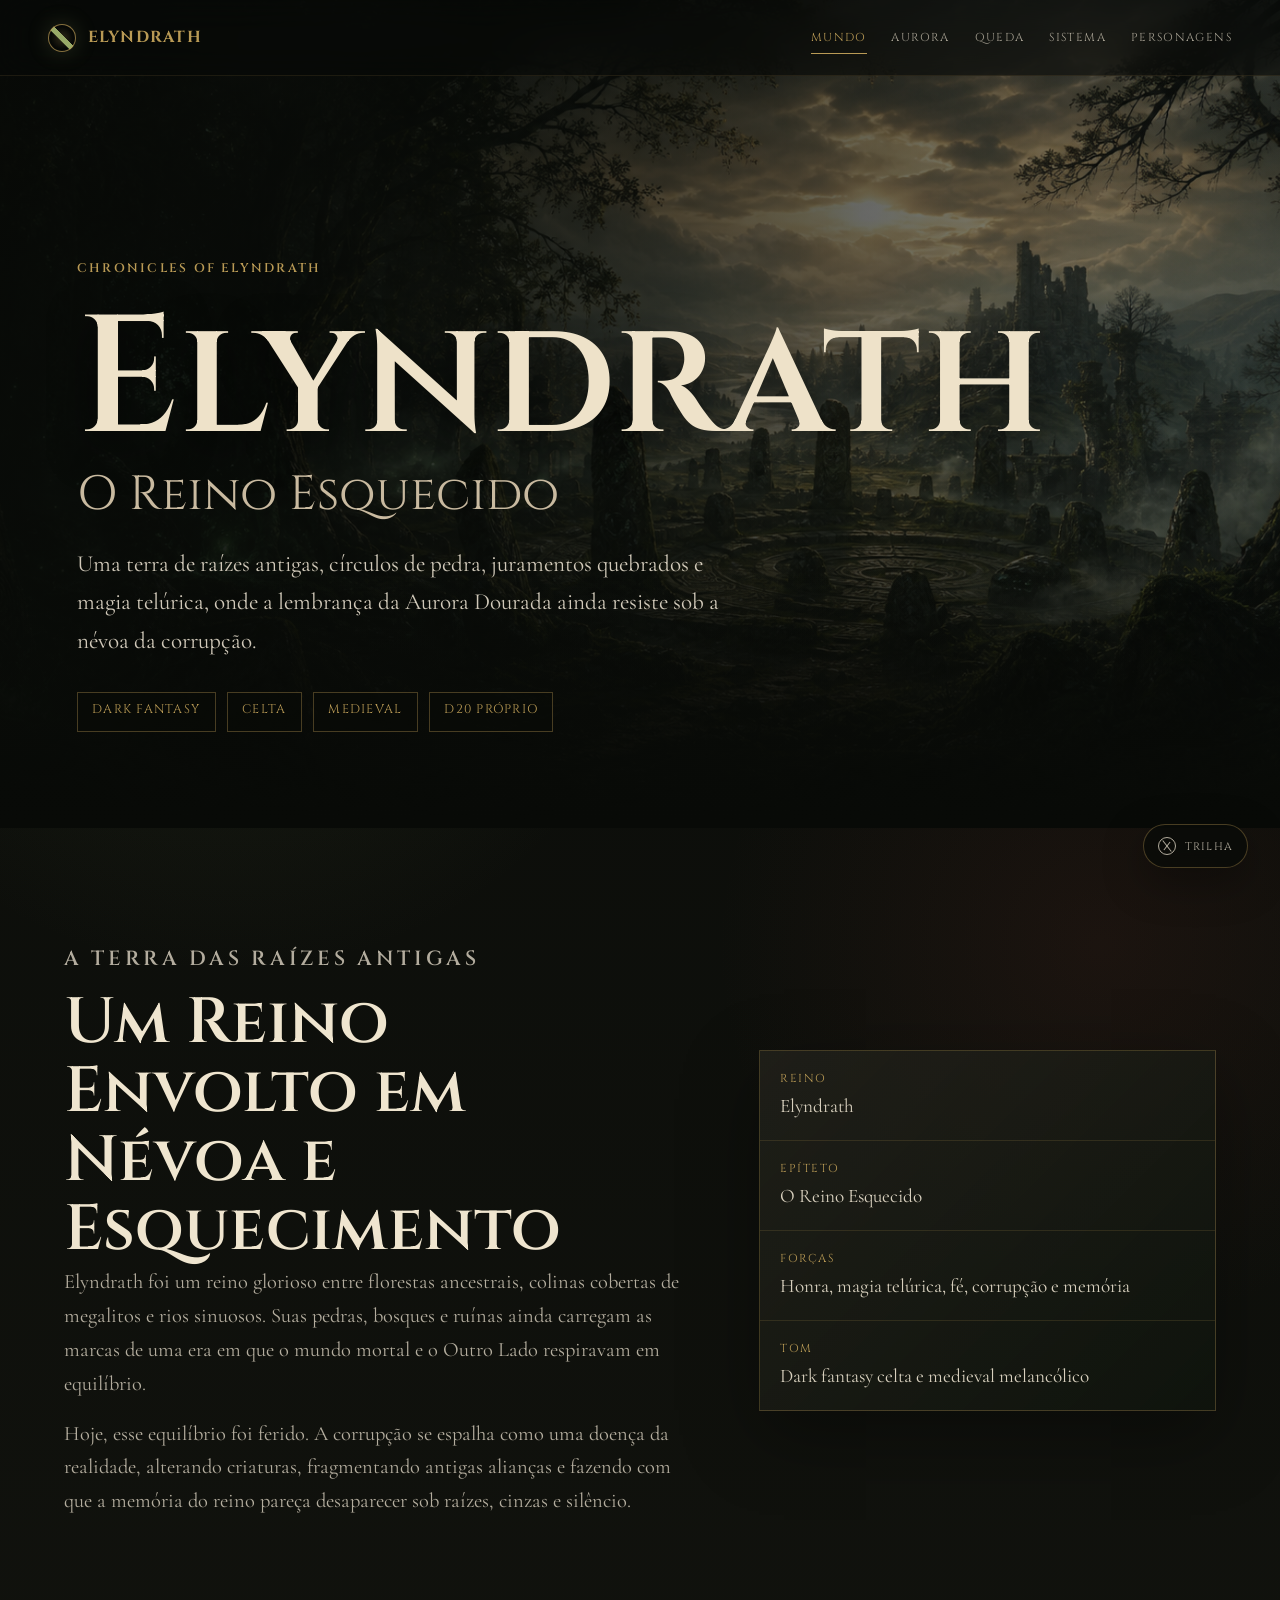
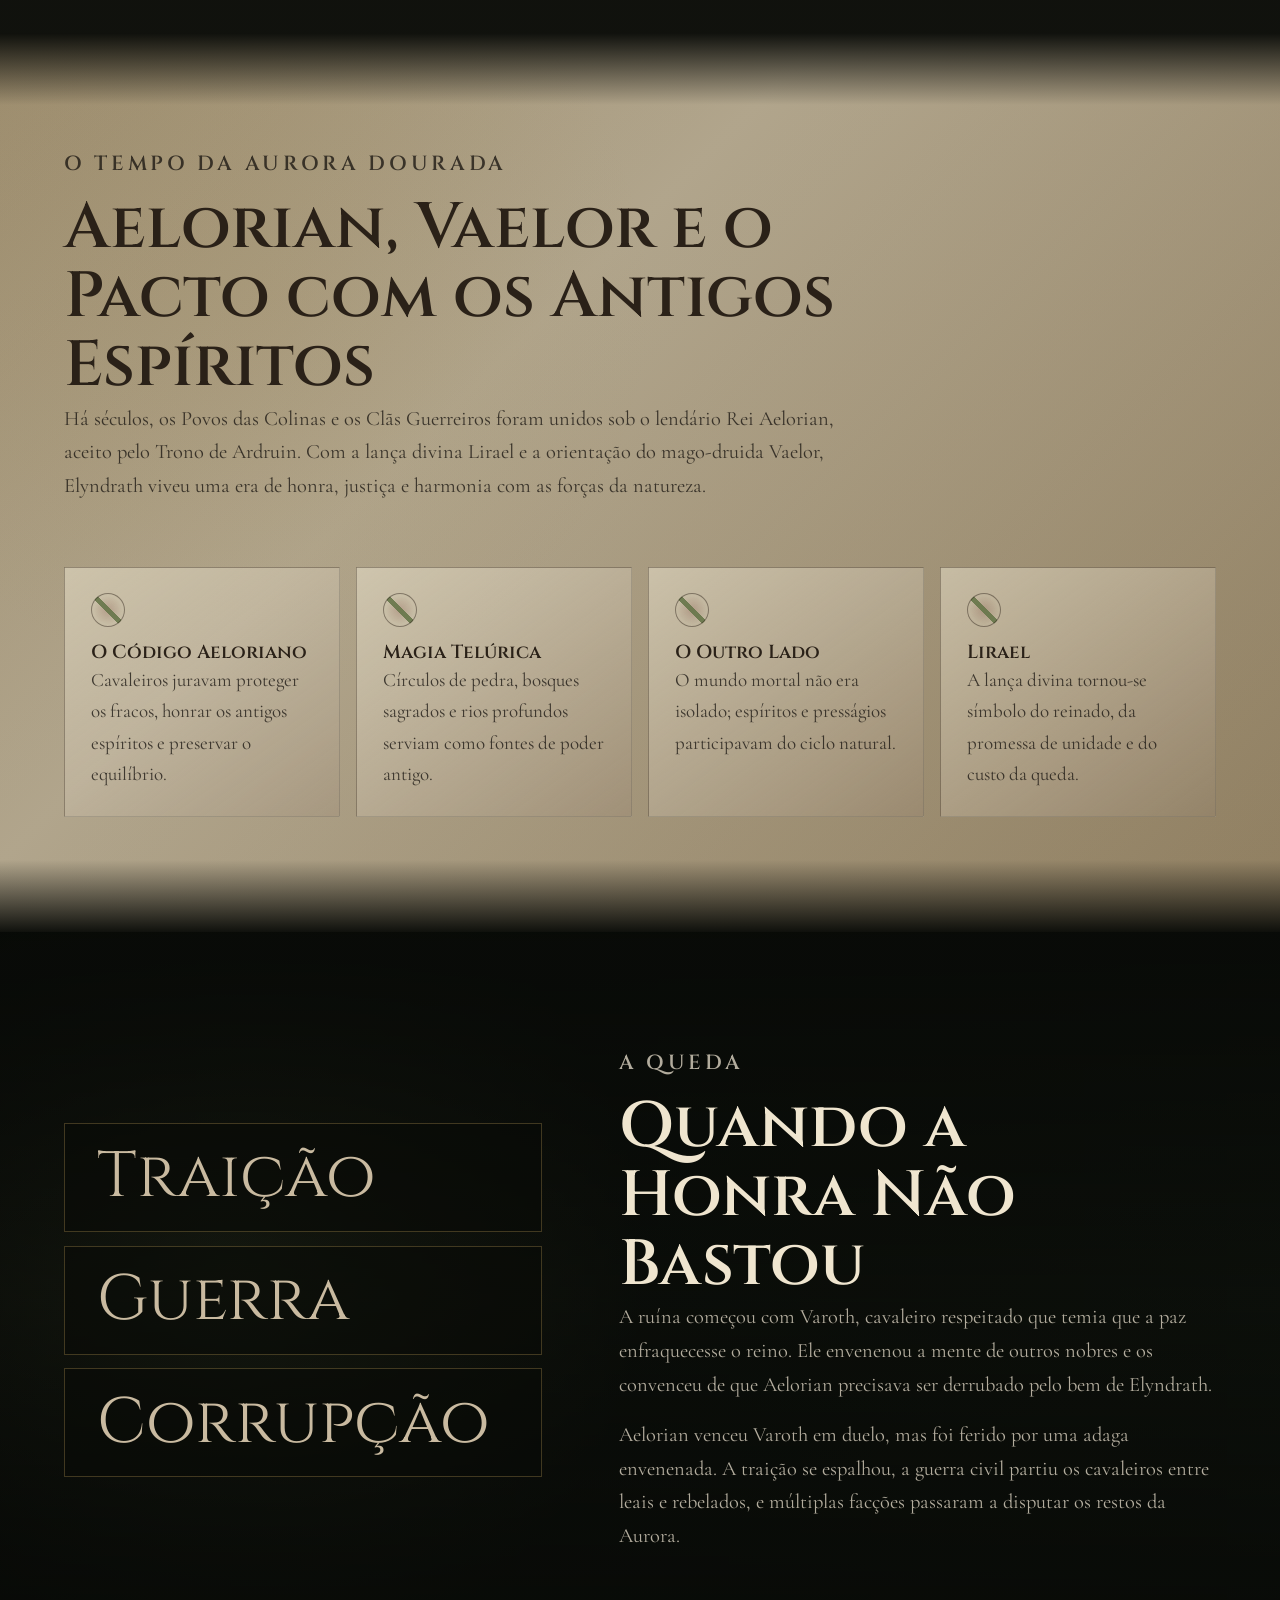
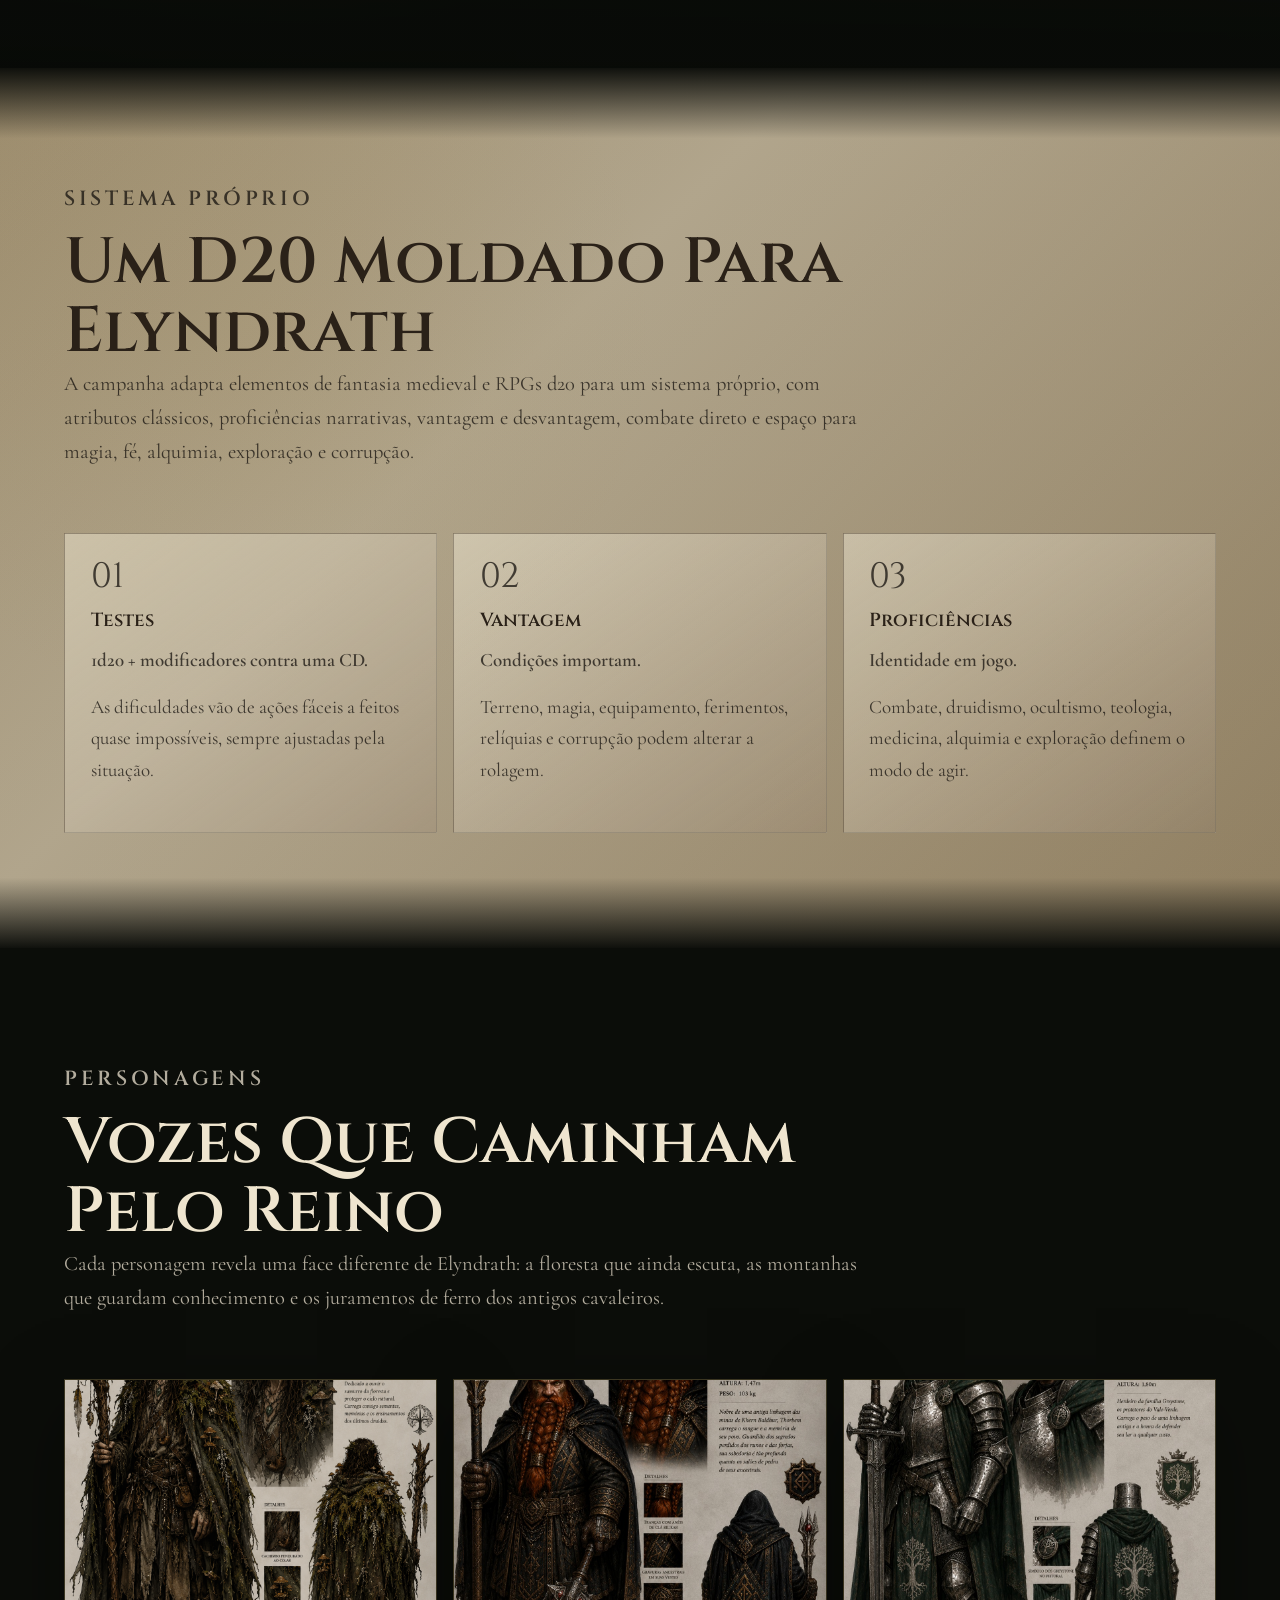
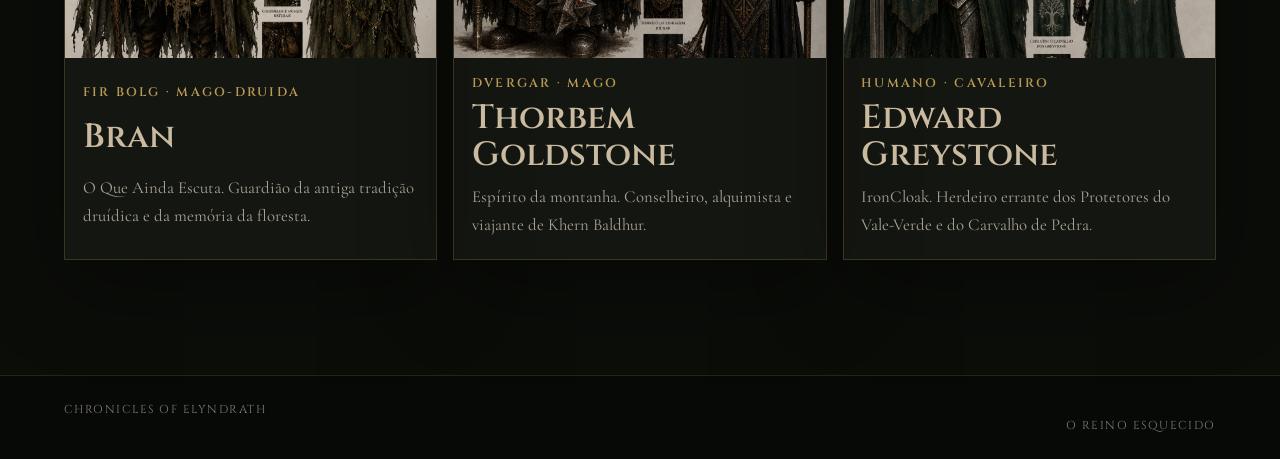
<file: index.html>
<!doctype html>
<html lang="pt-BR">
  <head>
    <meta charset="utf-8">
    <meta name="viewport" content="width=device-width, initial-scale=1">
    <meta name="description" content="Códice de Elyndrath, o Reino Esquecido: história, corrupção, sistema e personagens da campanha.">
    <meta name="theme-color" content="#0b0d09">
    <meta property="og:title" content="Elyndrath - O Reino Esquecido">
    <meta property="og:description" content="Um códice dark fantasy celta para o universo e personagens de Elyndrath.">
    <meta property="og:type" content="website">
    <meta property="og:image" content="assets/elyndrath-hero.png">
    <title>Elyndrath - O Reino Esquecido</title>
    <link rel="icon" href="data:image/svg+xml,%3Csvg xmlns='http://www.w3.org/2000/svg' viewBox='0 0 64 64'%3E%3Crect width='64' height='64' rx='32' fill='%23080a07'/%3E%3Cpath d='M18 46C19 28 30 16 47 14C45 31 34 43 18 46Z' fill='%23b99a55'/%3E%3Cpath d='M21 44L45 17' stroke='%2310160e' stroke-width='5' stroke-linecap='round'/%3E%3C/svg%3E">
    <script>document.documentElement.classList.add("js");</script>
    <link rel="preconnect" href="https://fonts.googleapis.com">
    <link rel="preconnect" href="https://fonts.gstatic.com" crossorigin>
    <link href="https://fonts.googleapis.com/css2?family=Cinzel:wght@500;600;700&family=Cormorant+Garamond:ital,wght@0,400;0,500;0,600;1,500&display=swap" rel="stylesheet">
    <link rel="stylesheet" href="styles.css">
  </head>
  <body>
    <div class="ambient" aria-hidden="true">
      <div class="mist mist-one"></div>
      <div class="mist mist-two"></div>
      <div class="leaf-field" data-leaf-field></div>
    </div>

    <header class="site-header" data-header>
      <a class="brand" href="#inicio" aria-label="Voltar ao início">
        <span class="brand-mark"></span>
        <span>Elyndrath</span>
      </a>
      <nav class="codex-nav" aria-label="Seções do códice">
        <a href="#mundo">Mundo</a>
        <a href="#aurora">Aurora</a>
        <a href="#queda">Queda</a>
        <a href="#sistema">Sistema</a>
        <a href="#personagens">Personagens</a>
      </nav>
    </header>

    <main>
      <section class="hero" id="inicio" aria-labelledby="hero-title">
        <div class="hero-backdrop" style="--hero-image: url('assets/elyndrath-hero.png')" role="img" aria-label="Paisagem de Elyndrath com floresta ancestral, círculos de pedra e ruínas medievais"></div>
        <div class="hero-shade"></div>
        <div class="hero-content reveal">
          <p class="kicker">Chronicles of Elyndrath</p>
          <h1 id="hero-title">Elyndrath</h1>
          <p class="epithet">O Reino Esquecido</p>
          <p class="hero-text">
            Uma terra de raízes antigas, círculos de pedra, juramentos quebrados e magia telúrica, onde a lembrança da Aurora Dourada ainda resiste sob a névoa da corrupção.
          </p>
          <div class="identity-strip" aria-label="Pilares de Elyndrath">
            <span>Dark Fantasy</span>
            <span>Celta</span>
            <span>Medieval</span>
            <span>D20 próprio</span>
          </div>
        </div>
      </section>

      <section class="chapter chapter-intro" id="mundo" aria-labelledby="mundo-title">
        <div class="chapter-inner two-column">
          <div class="chapter-copy reveal">
            <p class="kicker">A Terra das Raízes Antigas</p>
            <h2 id="mundo-title">Um Reino Envolto em Névoa e Esquecimento</h2>
            <p>
              Elyndrath foi um reino glorioso entre florestas ancestrais, colinas cobertas de megalitos e rios sinuosos. Suas pedras, bosques e ruínas ainda carregam as marcas de uma era em que o mundo mortal e o Outro Lado respiravam em equilíbrio.
            </p>
            <p>
              Hoje, esse equilíbrio foi ferido. A corrupção se espalha como uma doença da realidade, alterando criaturas, fragmentando antigas alianças e fazendo com que a memória do reino pareça desaparecer sob raízes, cinzas e silêncio.
            </p>
          </div>
          <aside class="profile-panel reveal" aria-label="Dados do universo">
            <dl>
              <div>
                <dt>Reino</dt>
                <dd>Elyndrath</dd>
              </div>
              <div>
                <dt>Epíteto</dt>
                <dd>O Reino Esquecido</dd>
              </div>
              <div>
                <dt>Forças</dt>
                <dd>Honra, magia telúrica, fé, corrupção e memória</dd>
              </div>
              <div>
                <dt>Tom</dt>
                <dd>Dark fantasy celta e medieval melancólico</dd>
              </div>
            </dl>
          </aside>
        </div>
      </section>

      <section class="chapter parchment" id="aurora" aria-labelledby="aurora-title">
        <div class="chapter-inner">
          <div class="section-heading reveal">
            <p class="kicker">O Tempo da Aurora Dourada</p>
            <h2 id="aurora-title">Aelorian, Vaelor e o Pacto com os Antigos Espíritos</h2>
            <p>
              Há séculos, os Povos das Colinas e os Clãs Guerreiros foram unidos sob o lendário Rei Aelorian, aceito pelo Trono de Ardruin. Com a lança divina Lirael e a orientação do mago-druida Vaelor, Elyndrath viveu uma era de honra, justiça e harmonia com as forças da natureza.
            </p>
          </div>
          <div class="tenets" aria-label="Pilares da Aurora Dourada">
            <article class="tenet reveal">
              <span class="sigil"></span>
              <h3>O Código Aeloriano</h3>
              <p>Cavaleiros juravam proteger os fracos, honrar os antigos espíritos e preservar o equilíbrio.</p>
            </article>
            <article class="tenet reveal">
              <span class="sigil"></span>
              <h3>Magia Telúrica</h3>
              <p>Círculos de pedra, bosques sagrados e rios profundos serviam como fontes de poder antigo.</p>
            </article>
            <article class="tenet reveal">
              <span class="sigil"></span>
              <h3>O Outro Lado</h3>
              <p>O mundo mortal não era isolado; espíritos e presságios participavam do ciclo natural.</p>
            </article>
            <article class="tenet reveal">
              <span class="sigil"></span>
              <h3>Lirael</h3>
              <p>A lança divina tornou-se símbolo do reinado, da promessa de unidade e do custo da queda.</p>
            </article>
          </div>
        </div>
      </section>

      <section class="chapter spellcraft" id="queda" style="--spell-image: url('assets/elyndrath-hero.png')" aria-labelledby="queda-title">
        <div class="chapter-inner two-column reversed">
          <div class="spell-words reveal" aria-label="Marcos da queda">
            <span>Traição</span>
            <span>Guerra</span>
            <span>Corrupção</span>
          </div>
          <div class="chapter-copy reveal">
            <p class="kicker">A Queda</p>
            <h2 id="queda-title">Quando a Honra Não Bastou</h2>
            <p>
              A ruína começou com Varoth, cavaleiro respeitado que temia que a paz enfraquecesse o reino. Ele envenenou a mente de outros nobres e os convenceu de que Aelorian precisava ser derrubado pelo bem de Elyndrath.
            </p>
            <p>
              Aelorian venceu Varoth em duelo, mas foi ferido por uma adaga envenenada. A traição se espalhou, a guerra civil partiu os cavaleiros entre leais e rebelados, e múltiplas facções passaram a disputar os restos da Aurora.
            </p>
          </div>
        </div>
      </section>

      <section class="chapter parchment" id="sistema" aria-labelledby="sistema-title">
        <div class="chapter-inner">
          <div class="section-heading reveal">
            <p class="kicker">Sistema Próprio</p>
            <h2 id="sistema-title">Um D20 Moldado Para Elyndrath</h2>
            <p>
              A campanha adapta elementos de fantasia medieval e RPGs d20 para um sistema próprio, com atributos clássicos, proficiências narrativas, vantagem e desvantagem, combate direto e espaço para magia, fé, alquimia, exploração e corrupção.
            </p>
          </div>
          <div class="realm-grid">
            <article class="form-card reveal">
              <p class="form-index">01</p>
              <h3>Testes</h3>
              <p class="form-symbol">1d20 + modificadores contra uma CD.</p>
              <p>As dificuldades vão de ações fáceis a feitos quase impossíveis, sempre ajustadas pela situação.</p>
            </article>
            <article class="form-card reveal">
              <p class="form-index">02</p>
              <h3>Vantagem</h3>
              <p class="form-symbol">Condições importam.</p>
              <p>Terreno, magia, equipamento, ferimentos, relíquias e corrupção podem alterar a rolagem.</p>
            </article>
            <article class="form-card reveal">
              <p class="form-index">03</p>
              <h3>Proficiências</h3>
              <p class="form-symbol">Identidade em jogo.</p>
              <p>Combate, druidismo, ocultismo, teologia, medicina, alquimia e exploração definem o modo de agir.</p>
            </article>
          </div>
        </div>
      </section>

      <section class="chapter gallery-section" id="personagens" aria-labelledby="personagens-title">
        <div class="chapter-inner">
          <div class="section-heading reveal">
            <p class="kicker">Personagens</p>
            <h2 id="personagens-title">Vozes Que Caminham Pelo Reino</h2>
            <p>
              Cada personagem revela uma face diferente de Elyndrath: a floresta que ainda escuta, as montanhas que guardam conhecimento e os juramentos de ferro dos antigos cavaleiros.
            </p>
          </div>
          <div class="party-grid">
            <a class="character-card reveal" href="bran/">
              <img src="Chronicles_of_Elyndrath_Context_Pack/a_detailed_character_concept_sheet_illustration_sc.png" alt="Bran, mago-druida Fir Bolg">
              <span class="kicker">Fir Bolg · Mago-Druida</span>
              <h3>Bran</h3>
              <p>O Que Ainda Escuta. Guardião da antiga tradição druídica e da memória da floresta.</p>
            </a>
            <a class="character-card reveal" href="thorbem-goldstone/">
              <img src="assets/thorbem-goldstone.jpeg" alt="Thorbem Goldstone, mago Dvergar">
              <span class="kicker">Dvergar · Mago</span>
              <h3>Thorbem Goldstone</h3>
              <p>Espírito da montanha. Conselheiro, alquimista e viajante de Khern Baldhur.</p>
            </a>
            <a class="character-card reveal" href="edward-greystone/">
              <img src="assets/edward-greystone.jpeg" alt="Edward Greystone, cavaleiro humano">
              <span class="kicker">Humano · Cavaleiro</span>
              <h3>Edward Greystone</h3>
              <p>IronCloak. Herdeiro errante dos Protetores do Vale-Verde e do Carvalho de Pedra.</p>
            </a>
          </div>
        </div>
      </section>
    </main>

    <footer class="site-footer">
      <p>Chronicles of Elyndrath</p>
      <p>O Reino Esquecido</p>
    </footer>

    <button class="audio-toggle" type="button" data-audio-toggle aria-pressed="false">
      <span class="audio-rune" aria-hidden="true"></span>
      <span data-audio-label>Trilha</span>
    </button>
    <audio data-background-audio src="assets/elyndrath-theme.mp3" preload="metadata" loop></audio>
    <script src="script.js"></script>
  </body>
</html>
</file>
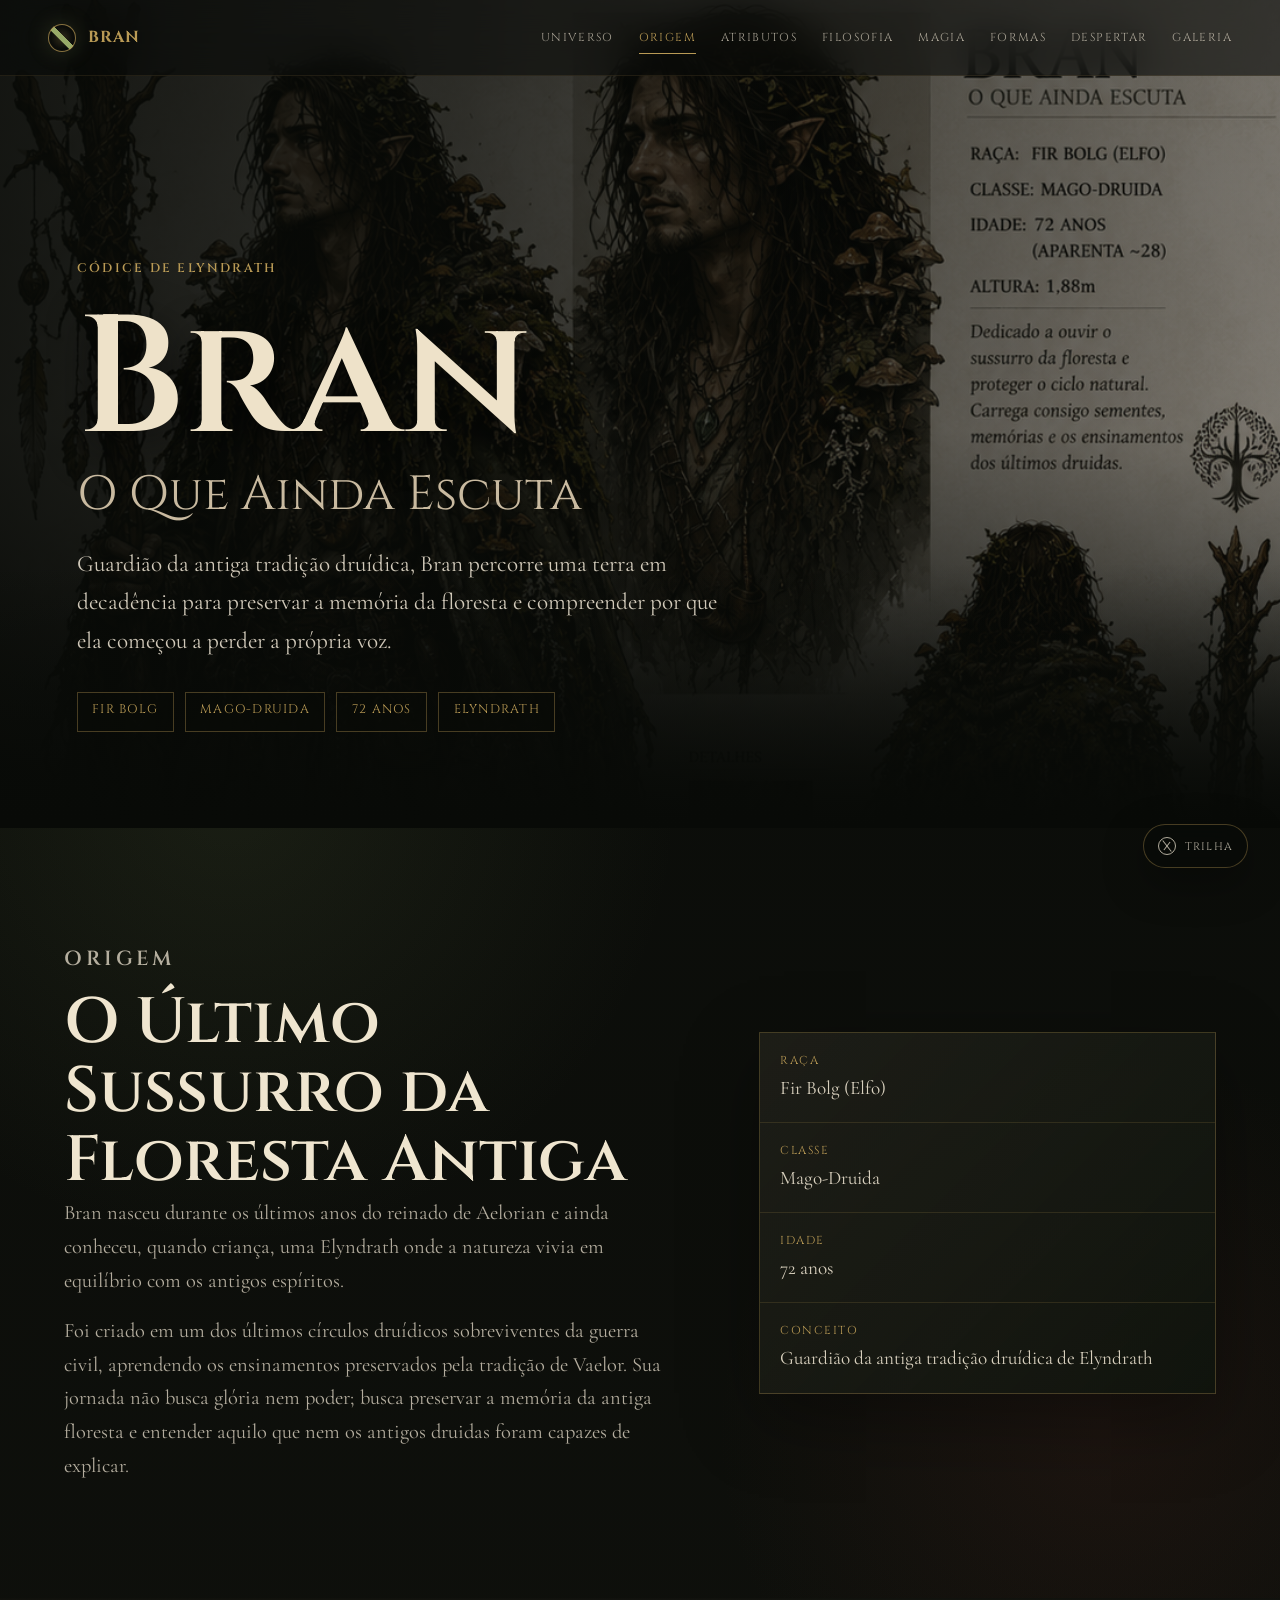
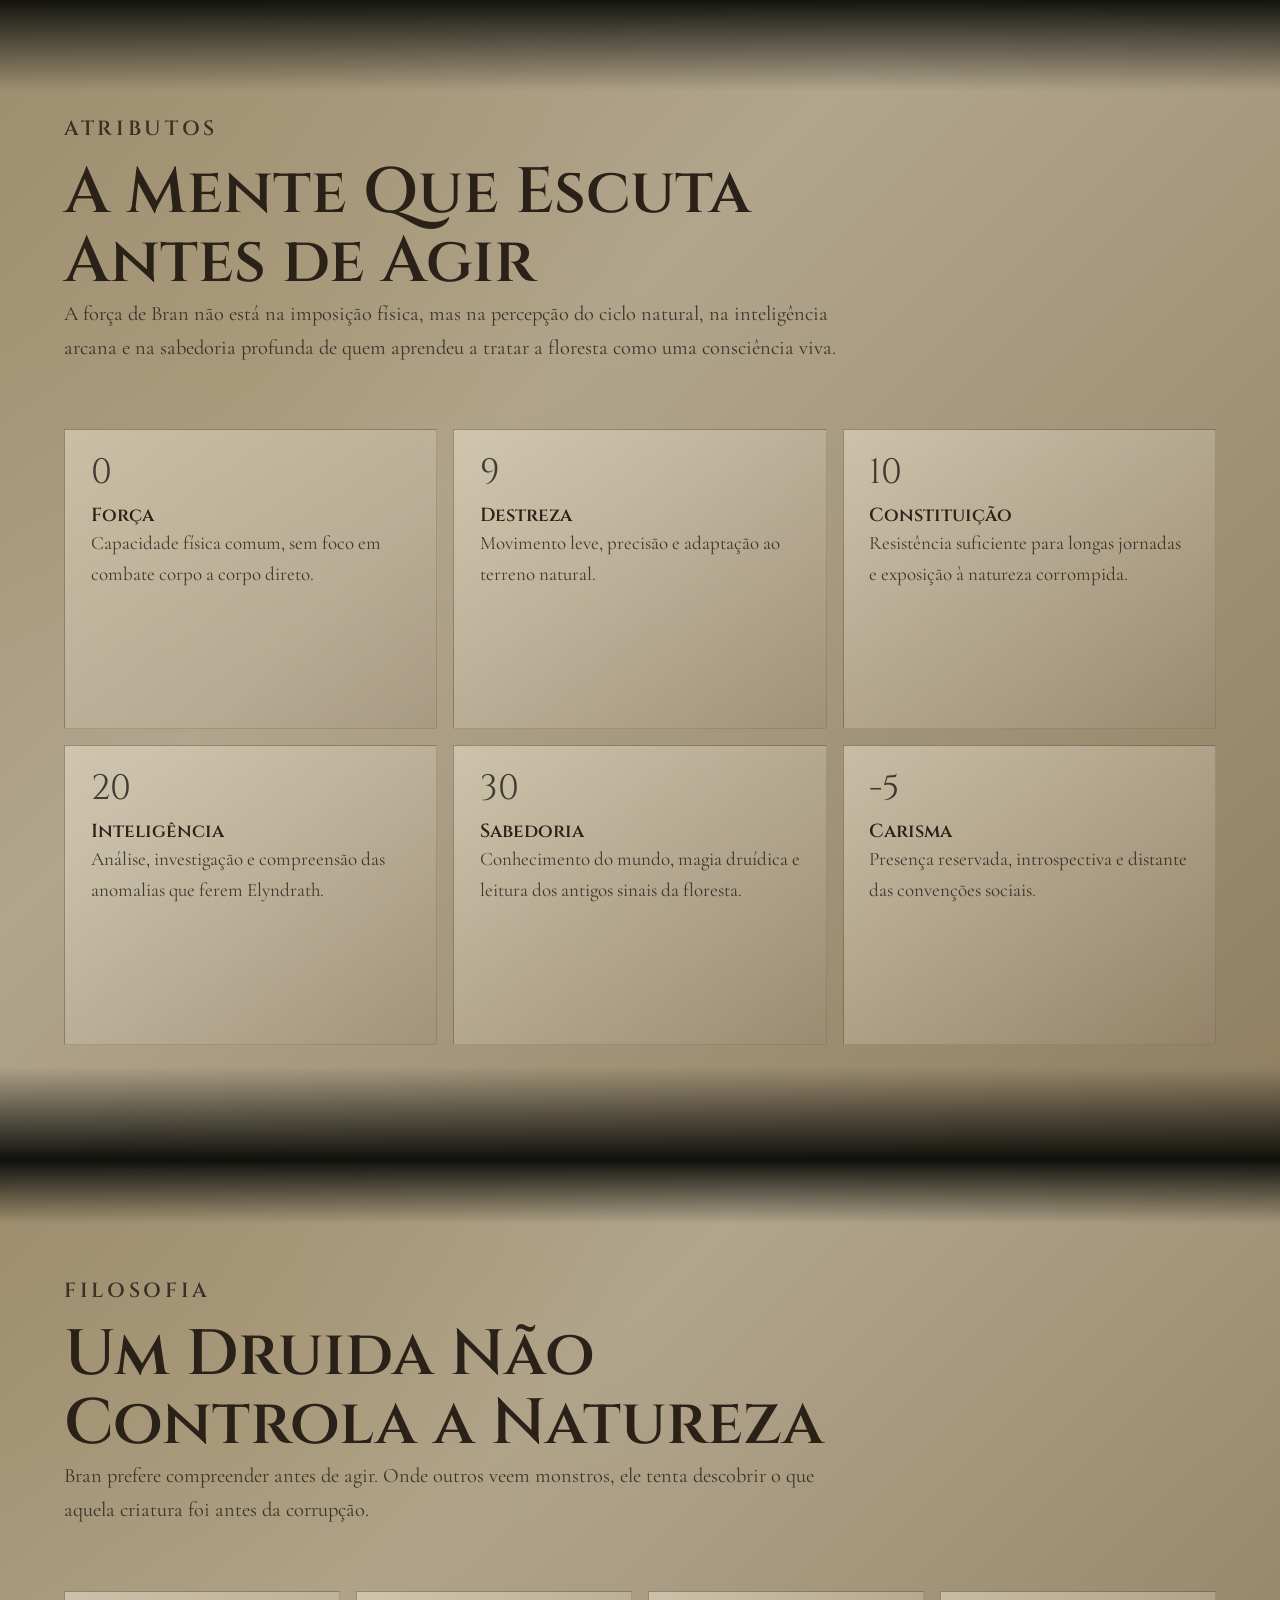
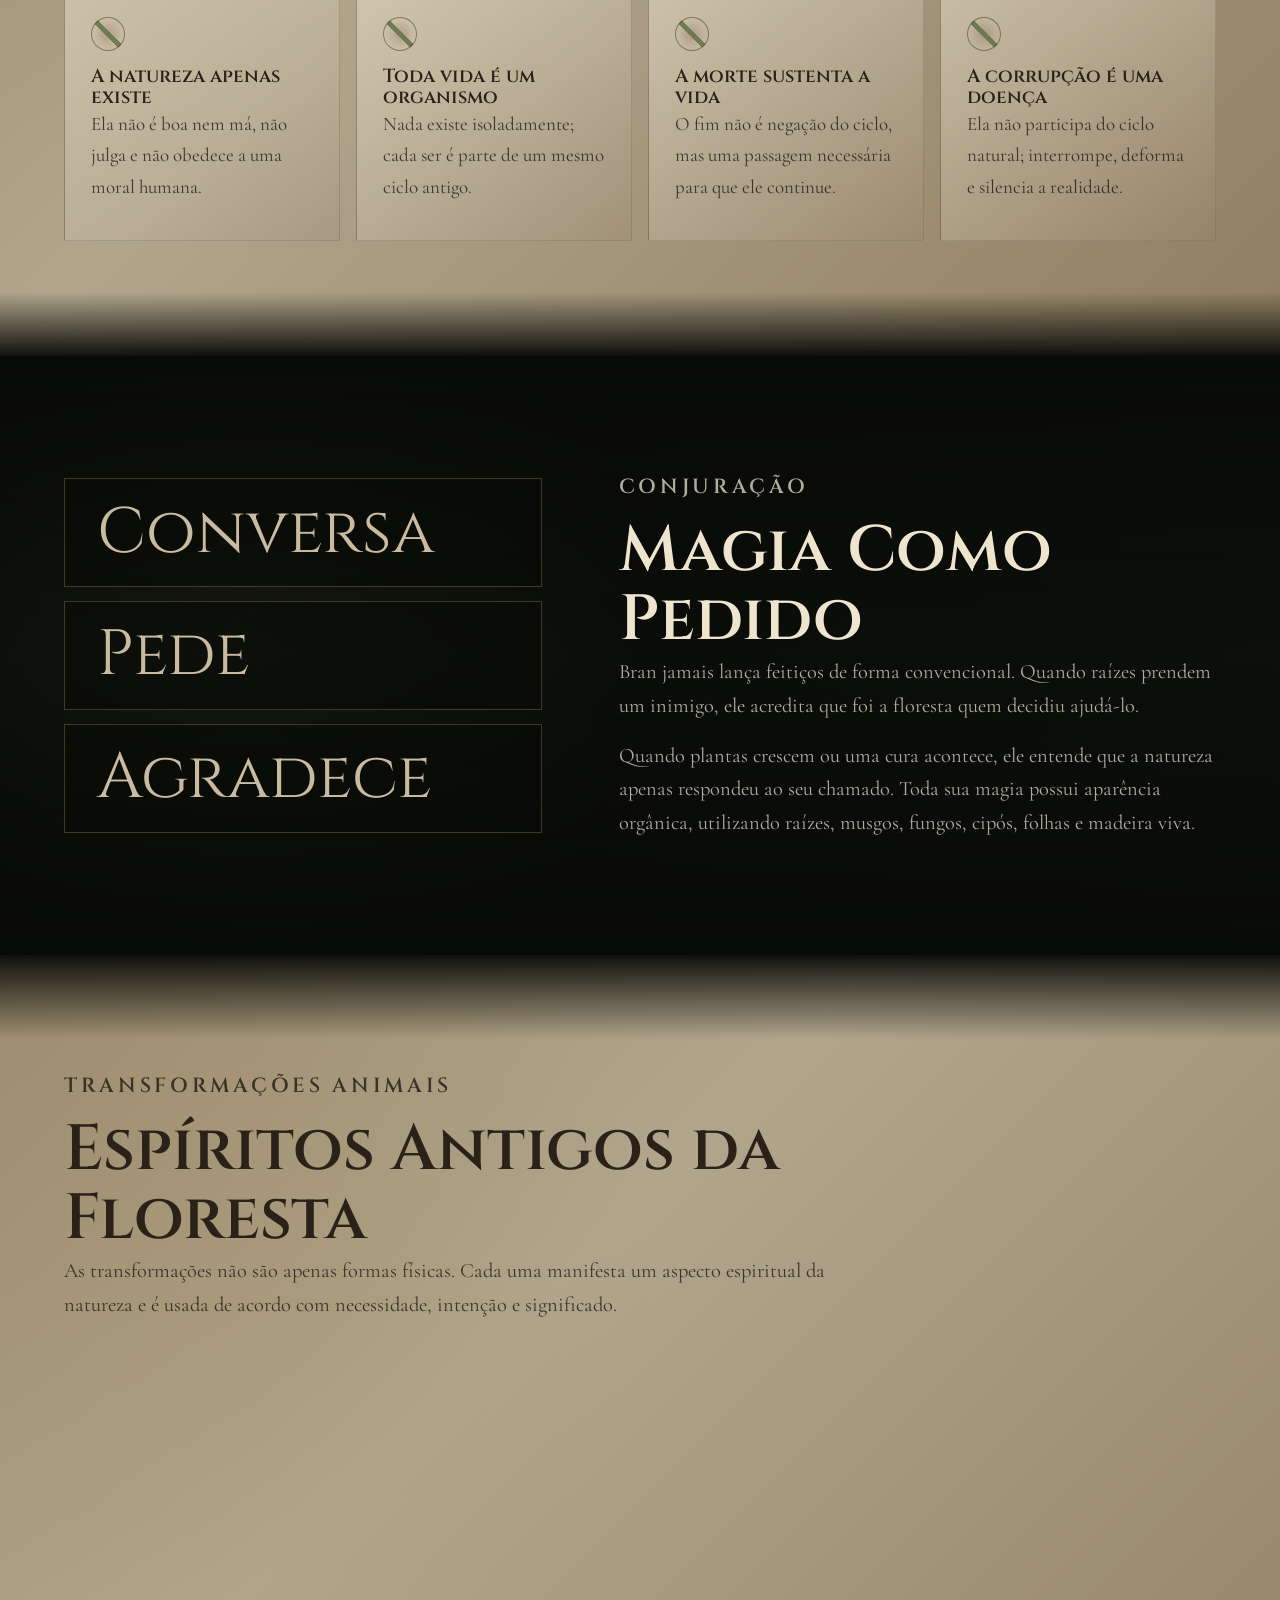
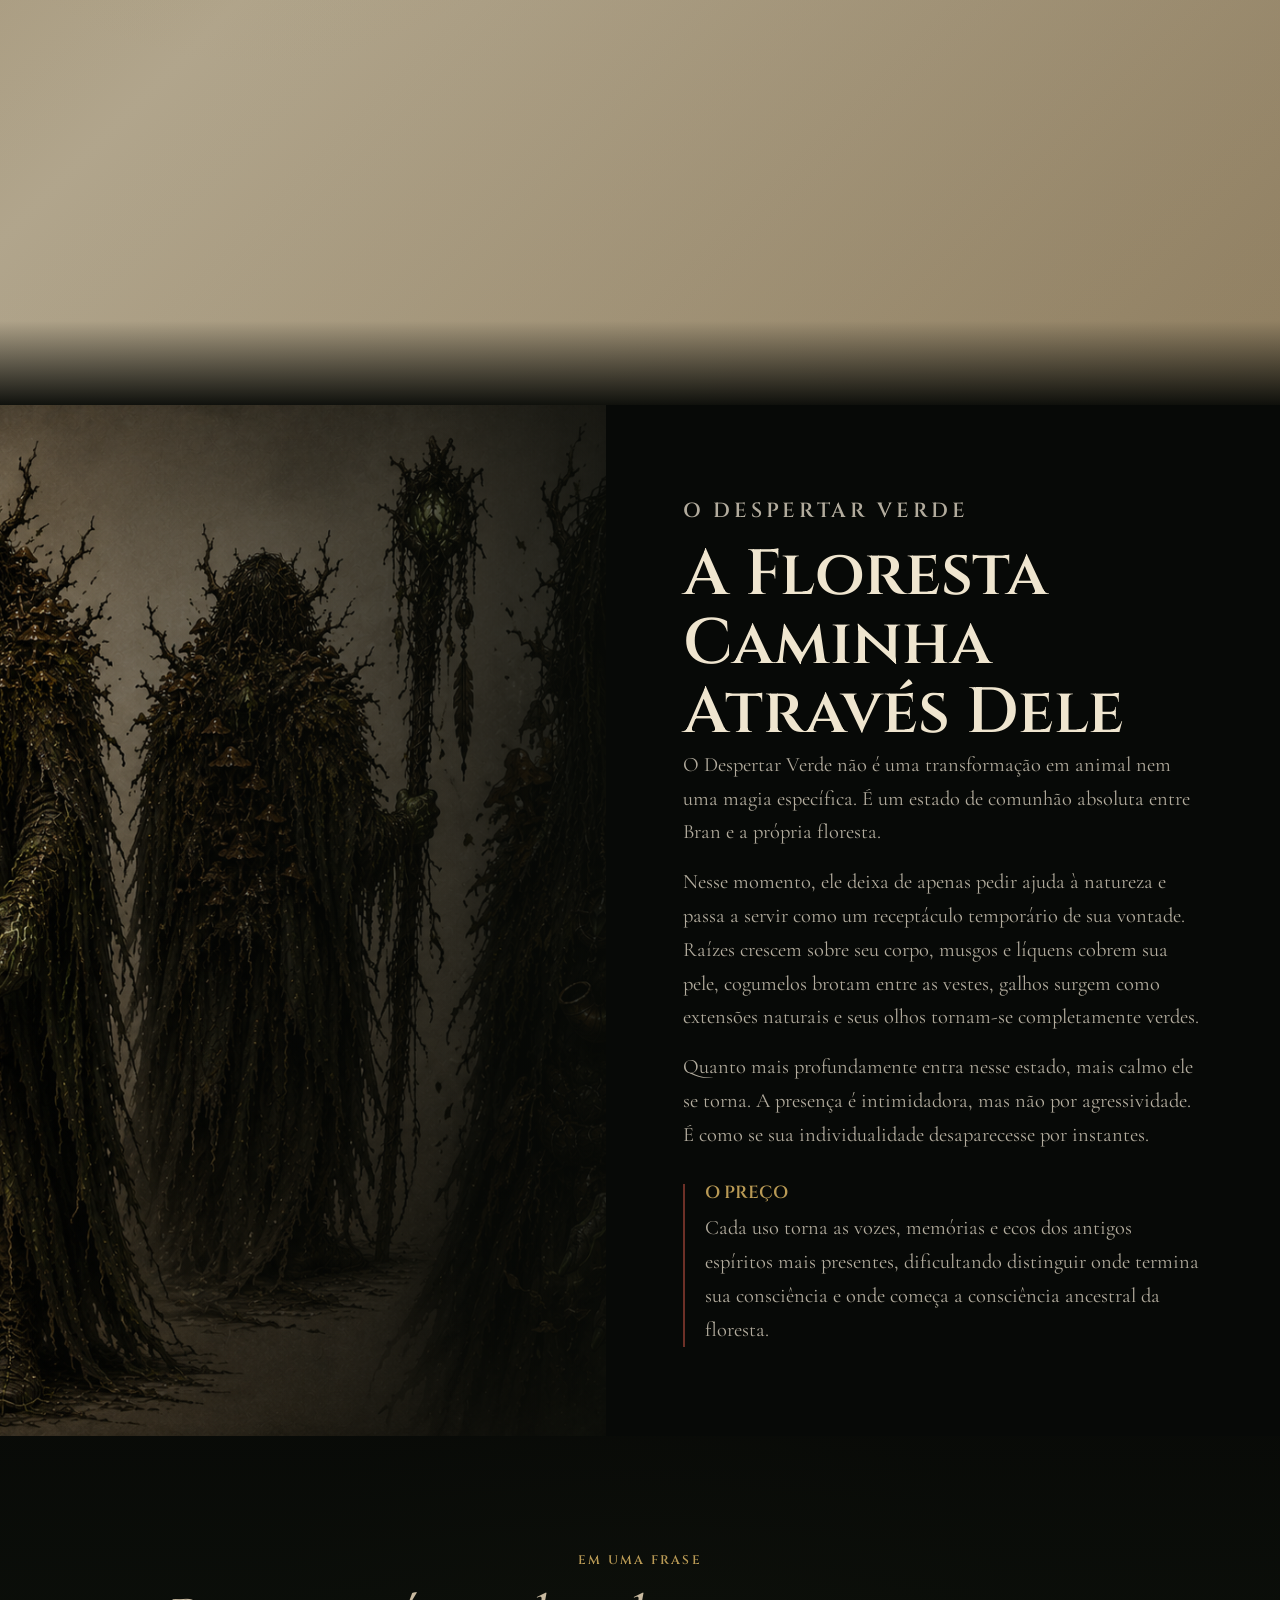
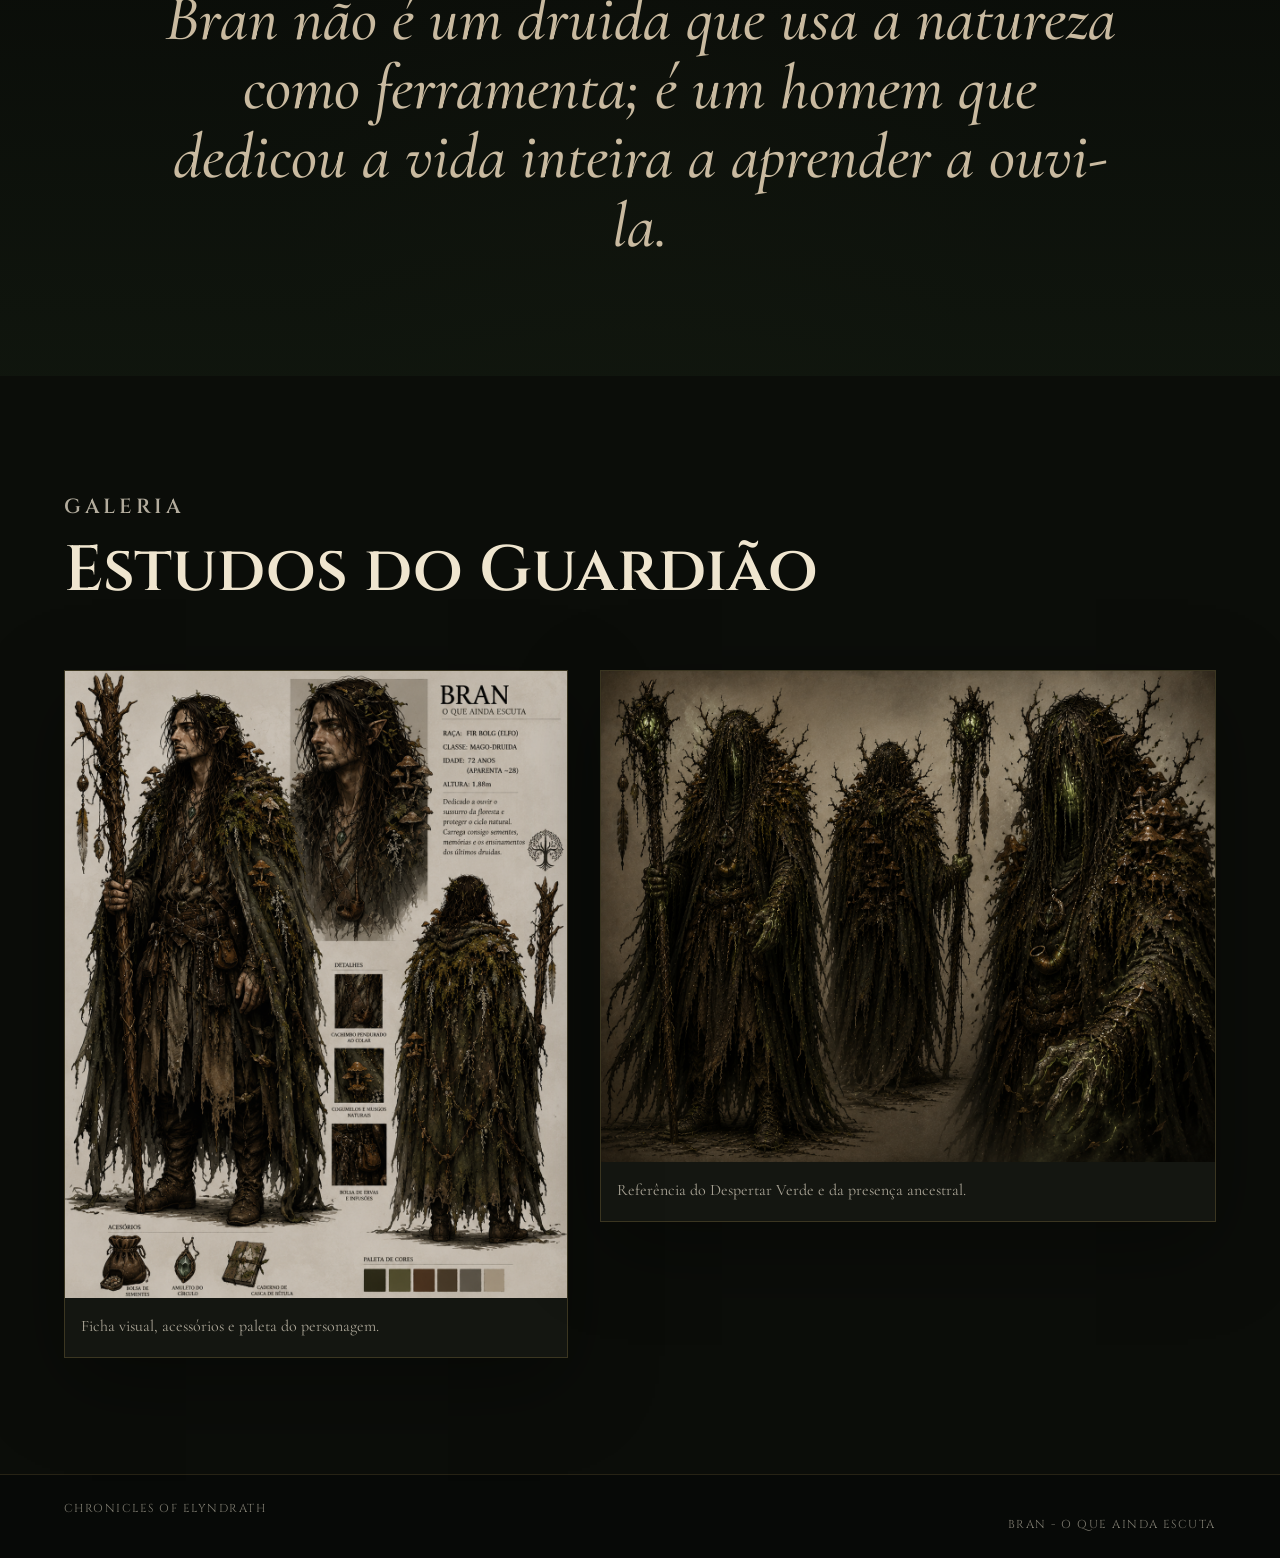
<file: bran/index.html>
<!doctype html>
<html lang="pt-BR">
  <head>
    <meta charset="utf-8">
    <meta name="viewport" content="width=device-width, initial-scale=1">
    <meta name="description" content="Códice narrativo de Bran, O Que Ainda Escuta, guardião da antiga tradição druídica de Elyndrath.">
    <meta name="theme-color" content="#0b0d09">
    <meta property="og:title" content="Bran - O Que Ainda Escuta">
    <meta property="og:description" content="Um códice dark fantasy sobre Bran, mago-druida de Elyndrath.">
    <meta property="og:type" content="website">
    <meta property="og:image" content="../Chronicles_of_Elyndrath_Context_Pack/a_detailed_character_concept_sheet_illustration_sc.png">
    <title>Bran - O Que Ainda Escuta</title>
    <link rel="icon" href="data:image/svg+xml,%3Csvg xmlns='http://www.w3.org/2000/svg' viewBox='0 0 64 64'%3E%3Crect width='64' height='64' rx='32' fill='%23080a07'/%3E%3Cpath d='M18 46C19 28 30 16 47 14C45 31 34 43 18 46Z' fill='%23b99a55'/%3E%3Cpath d='M21 44L45 17' stroke='%2310160e' stroke-width='5' stroke-linecap='round'/%3E%3C/svg%3E">
    <script>document.documentElement.classList.add("js");</script>
    <link rel="preconnect" href="https://fonts.googleapis.com">
    <link rel="preconnect" href="https://fonts.gstatic.com" crossorigin>
    <link href="https://fonts.googleapis.com/css2?family=Cinzel:wght@500;600;700&family=Cormorant+Garamond:ital,wght@0,400;0,500;0,600;1,500&display=swap" rel="stylesheet">
    <link rel="stylesheet" href="../styles.css">
  </head>
  <body>
    <div class="ambient" aria-hidden="true">
      <div class="mist mist-one"></div>
      <div class="mist mist-two"></div>
      <div class="leaf-field" data-leaf-field></div>
    </div>

    <header class="site-header" data-header>
      <a class="brand" href="../" aria-label="Voltar ao códice de Elyndrath">
        <span class="brand-mark"></span>
        <span>Bran</span>
      </a>
      <nav class="codex-nav" aria-label="Seções do códice">
        <a href="../">Universo</a>
        <a href="#origem">Origem</a>
        <a href="#atributos">Atributos</a>
        <a href="#filosofia">Filosofia</a>
        <a href="#magia">Magia</a>
        <a href="#formas">Formas</a>
        <a href="#despertar">Despertar</a>
        <a href="#galeria">Galeria</a>
      </nav>
    </header>

    <main>
      <section class="hero" id="inicio" aria-labelledby="hero-title">
        <div class="hero-backdrop" style="--hero-image: url('../Chronicles_of_Elyndrath_Context_Pack/a_detailed_character_concept_sheet_illustration_sc.png')" role="img" aria-label="Arte conceitual de Bran com vestes druídicas, musgos, cogumelos e cajado"></div>
        <div class="hero-shade"></div>
        <div class="hero-content reveal">
          <p class="kicker">Códice de Elyndrath</p>
          <h1 id="hero-title">Bran</h1>
          <p class="epithet">O Que Ainda Escuta</p>
          <p class="hero-text">
            Guardião da antiga tradição druídica, Bran percorre uma terra em decadência para preservar a memória da floresta e compreender por que ela começou a perder a própria voz.
          </p>
          <div class="identity-strip" aria-label="Identidade do personagem">
            <span>Fir Bolg</span>
            <span>Mago-Druida</span>
            <span>72 anos</span>
            <span>Elyndrath</span>
          </div>
        </div>
      </section>

      <section class="chapter chapter-intro" id="origem" aria-labelledby="origem-title">
        <div class="chapter-inner two-column">
          <div class="chapter-copy reveal">
            <p class="kicker">Origem</p>
            <h2 id="origem-title">O Último Sussurro da Floresta Antiga</h2>
            <p>
              Bran nasceu durante os últimos anos do reinado de Aelorian e ainda conheceu, quando criança, uma Elyndrath onde a natureza vivia em equilíbrio com os antigos espíritos.
            </p>
            <p>
              Foi criado em um dos últimos círculos druídicos sobreviventes da guerra civil, aprendendo os ensinamentos preservados pela tradição de Vaelor. Sua jornada não busca glória nem poder; busca preservar a memória da antiga floresta e entender aquilo que nem os antigos druidas foram capazes de explicar.
            </p>
          </div>
          <aside class="profile-panel reveal" aria-label="Dados de Bran">
            <dl>
              <div>
                <dt>Raça</dt>
                <dd>Fir Bolg (Elfo)</dd>
              </div>
              <div>
                <dt>Classe</dt>
                <dd>Mago-Druida</dd>
              </div>
              <div>
                <dt>Idade</dt>
                <dd>72 anos</dd>
              </div>
              <div>
                <dt>Conceito</dt>
                <dd>Guardião da antiga tradição druídica de Elyndrath</dd>
              </div>
            </dl>
          </aside>
        </div>
      </section>

      <section class="chapter parchment" id="atributos" aria-labelledby="atributos-title">
        <div class="chapter-inner">
          <div class="section-heading reveal">
            <p class="kicker">Atributos</p>
            <h2 id="atributos-title">A Mente Que Escuta Antes de Agir</h2>
            <p>
              A força de Bran não está na imposição física, mas na percepção do ciclo natural, na inteligência arcana e na sabedoria profunda de quem aprendeu a tratar a floresta como uma consciência viva.
            </p>
          </div>
          <div class="forms-grid">
            <article class="form-card reveal">
              <p class="form-index">0</p>
              <h3>Força</h3>
              <p>Capacidade física comum, sem foco em combate corpo a corpo direto.</p>
            </article>
            <article class="form-card reveal">
              <p class="form-index">9</p>
              <h3>Destreza</h3>
              <p>Movimento leve, precisão e adaptação ao terreno natural.</p>
            </article>
            <article class="form-card reveal">
              <p class="form-index">10</p>
              <h3>Constituição</h3>
              <p>Resistência suficiente para longas jornadas e exposição à natureza corrompida.</p>
            </article>
            <article class="form-card reveal">
              <p class="form-index">20</p>
              <h3>Inteligência</h3>
              <p>Análise, investigação e compreensão das anomalias que ferem Elyndrath.</p>
            </article>
            <article class="form-card reveal">
              <p class="form-index">30</p>
              <h3>Sabedoria</h3>
              <p>Conhecimento do mundo, magia druídica e leitura dos antigos sinais da floresta.</p>
            </article>
            <article class="form-card reveal">
              <p class="form-index">-5</p>
              <h3>Carisma</h3>
              <p>Presença reservada, introspectiva e distante das convenções sociais.</p>
            </article>
          </div>
        </div>
      </section>

      <section class="chapter parchment" id="filosofia" aria-labelledby="filosofia-title">
        <div class="chapter-inner">
          <div class="section-heading reveal">
            <p class="kicker">Filosofia</p>
            <h2 id="filosofia-title">Um Druida Não Controla a Natureza</h2>
            <p>
              Bran prefere compreender antes de agir. Onde outros veem monstros, ele tenta descobrir o que aquela criatura foi antes da corrupção.
            </p>
          </div>
          <div class="tenets" aria-label="Princípios de Bran">
            <article class="tenet reveal">
              <span class="sigil"></span>
              <h3>A natureza apenas existe</h3>
              <p>Ela não é boa nem má, não julga e não obedece a uma moral humana.</p>
            </article>
            <article class="tenet reveal">
              <span class="sigil"></span>
              <h3>Toda vida é um organismo</h3>
              <p>Nada existe isoladamente; cada ser é parte de um mesmo ciclo antigo.</p>
            </article>
            <article class="tenet reveal">
              <span class="sigil"></span>
              <h3>A morte sustenta a vida</h3>
              <p>O fim não é negação do ciclo, mas uma passagem necessária para que ele continue.</p>
            </article>
            <article class="tenet reveal">
              <span class="sigil"></span>
              <h3>A corrupção é uma doença</h3>
              <p>Ela não participa do ciclo natural; interrompe, deforma e silencia a realidade.</p>
            </article>
          </div>
        </div>
      </section>

      <section class="chapter spellcraft" id="magia" aria-labelledby="magia-title">
        <div class="chapter-inner two-column reversed">
          <div class="spell-words reveal" aria-label="Forma de conjurar magia">
            <span>Conversa</span>
            <span>Pede</span>
            <span>Agradece</span>
          </div>
          <div class="chapter-copy reveal">
            <p class="kicker">Conjuração</p>
            <h2 id="magia-title">Magia Como Pedido</h2>
            <p>
              Bran jamais lança feitiços de forma convencional. Quando raízes prendem um inimigo, ele acredita que foi a floresta quem decidiu ajudá-lo.
            </p>
            <p>
              Quando plantas crescem ou uma cura acontece, ele entende que a natureza apenas respondeu ao seu chamado. Toda sua magia possui aparência orgânica, utilizando raízes, musgos, fungos, cipós, folhas e madeira viva.
            </p>
          </div>
        </div>
      </section>

      <section class="chapter parchment" id="formas" aria-labelledby="formas-title">
        <div class="chapter-inner">
          <div class="section-heading reveal">
            <p class="kicker">Transformações Animais</p>
            <h2 id="formas-title">Espíritos Antigos da Floresta</h2>
            <p>
              As transformações não são apenas formas físicas. Cada uma manifesta um aspecto espiritual da natureza e é usada de acordo com necessidade, intenção e significado.
            </p>
          </div>
          <div class="forms-grid">
            <article class="form-card reveal">
              <p class="form-index">I</p>
              <h3>Corvo</h3>
              <p class="form-symbol">Memória, presságios e observação.</p>
              <p>Usado para exploração, reconhecimento e para acompanhar acontecimentos à distância.</p>
            </article>
            <article class="form-card reveal">
              <p class="form-index">II</p>
              <h3>Coruja</h3>
              <p class="form-symbol">Sabedoria, silêncio e paciência.</p>
              <p>Usada quando Bran precisa observar sem ser percebido ou interpretar sinais da natureza.</p>
            </article>
            <article class="form-card reveal">
              <p class="form-index">III</p>
              <h3>Lobo</h3>
              <p class="form-symbol">Proteção, união e lealdade.</p>
              <p>Sua forma de combate mais equilibrada, simbolizando o guardião da floresta.</p>
            </article>
            <article class="form-card reveal">
              <p class="form-index">IV</p>
              <h3>Veado</h3>
              <p class="form-symbol">Equilíbrio, jornada e liberdade.</p>
              <p>Usado para viagens longas e deslocamentos rápidos pela floresta.</p>
            </article>
            <article class="form-card reveal">
              <p class="form-index">V</p>
              <h3>Urso</h3>
              <p class="form-symbol">Resistência, força e persistência.</p>
              <p>Surge apenas quando toda tentativa de evitar um confronto já falhou.</p>
            </article>
          </div>
          <p class="quiet-note reveal">
            Mesmo transformado, Bran permanece consciente e calmo. Nunca é uma transformação motivada por raiva.
          </p>
        </div>
      </section>

      <section class="awakening" id="despertar" aria-labelledby="despertar-title">
        <div class="awakening-image" role="img" aria-label="Bran no Despertar Verde, coberto por raízes e musgos"></div>
        <div class="awakening-copy reveal">
          <p class="kicker">O Despertar Verde</p>
          <h2 id="despertar-title">A Floresta Caminha Através Dele</h2>
          <p>
            O Despertar Verde não é uma transformação em animal nem uma magia específica. É um estado de comunhão absoluta entre Bran e a própria floresta.
          </p>
          <p>
            Nesse momento, ele deixa de apenas pedir ajuda à natureza e passa a servir como um receptáculo temporário de sua vontade. Raízes crescem sobre seu corpo, musgos e líquens cobrem sua pele, cogumelos brotam entre as vestes, galhos surgem como extensões naturais e seus olhos tornam-se completamente verdes.
          </p>
          <p>
            Quanto mais profundamente entra nesse estado, mais calmo ele se torna. A presença é intimidadora, mas não por agressividade. É como se sua individualidade desaparecesse por instantes.
          </p>
          <div class="cost">
            <h3>O Preço</h3>
            <p>
              Cada uso torna as vozes, memórias e ecos dos antigos espíritos mais presentes, dificultando distinguir onde termina sua consciência e onde começa a consciência ancestral da floresta.
            </p>
          </div>
        </div>
      </section>

      <section class="chapter quote-band" aria-labelledby="quote-title">
        <div class="chapter-inner reveal">
          <p class="kicker">Em Uma Frase</p>
          <h2 id="quote-title">
            Bran não é um druida que usa a natureza como ferramenta; é um homem que dedicou a vida inteira a aprender a ouvi-la.
          </h2>
        </div>
      </section>

      <section class="chapter gallery-section" id="galeria" aria-labelledby="galeria-title">
        <div class="chapter-inner">
          <div class="section-heading reveal">
            <p class="kicker">Galeria</p>
            <h2 id="galeria-title">Estudos do Guardião</h2>
          </div>
          <div class="gallery">
            <figure class="gallery-item reveal">
              <img src="../Chronicles_of_Elyndrath_Context_Pack/a_detailed_character_concept_sheet_illustration_sc.png" alt="Ficha visual de Bran com retratos, acessórios, vestes e paleta de cores">
              <figcaption>Ficha visual, acessórios e paleta do personagem.</figcaption>
            </figure>
            <figure class="gallery-item reveal">
              <img src="../Chronicles_of_Elyndrath_Context_Pack/a_dark_fantasy_concept_art_character_sheet_illus.png" alt="Conceito sombrio do Despertar Verde de Bran coberto por raízes e cogumelos">
              <figcaption>Referência do Despertar Verde e da presença ancestral.</figcaption>
            </figure>
          </div>
        </div>
      </section>
    </main>

    <footer class="site-footer">
      <p>Chronicles of Elyndrath</p>
      <p>Bran - O Que Ainda Escuta</p>
    </footer>

    <button class="audio-toggle" type="button" data-audio-toggle aria-pressed="false">
      <span class="audio-rune" aria-hidden="true"></span>
      <span data-audio-label>Trilha</span>
    </button>
    <audio data-background-audio src="../assets/elyndrath-theme.mp3" preload="metadata" loop></audio>
    <script src="../script.js"></script>
  </body>
</html>
</file>
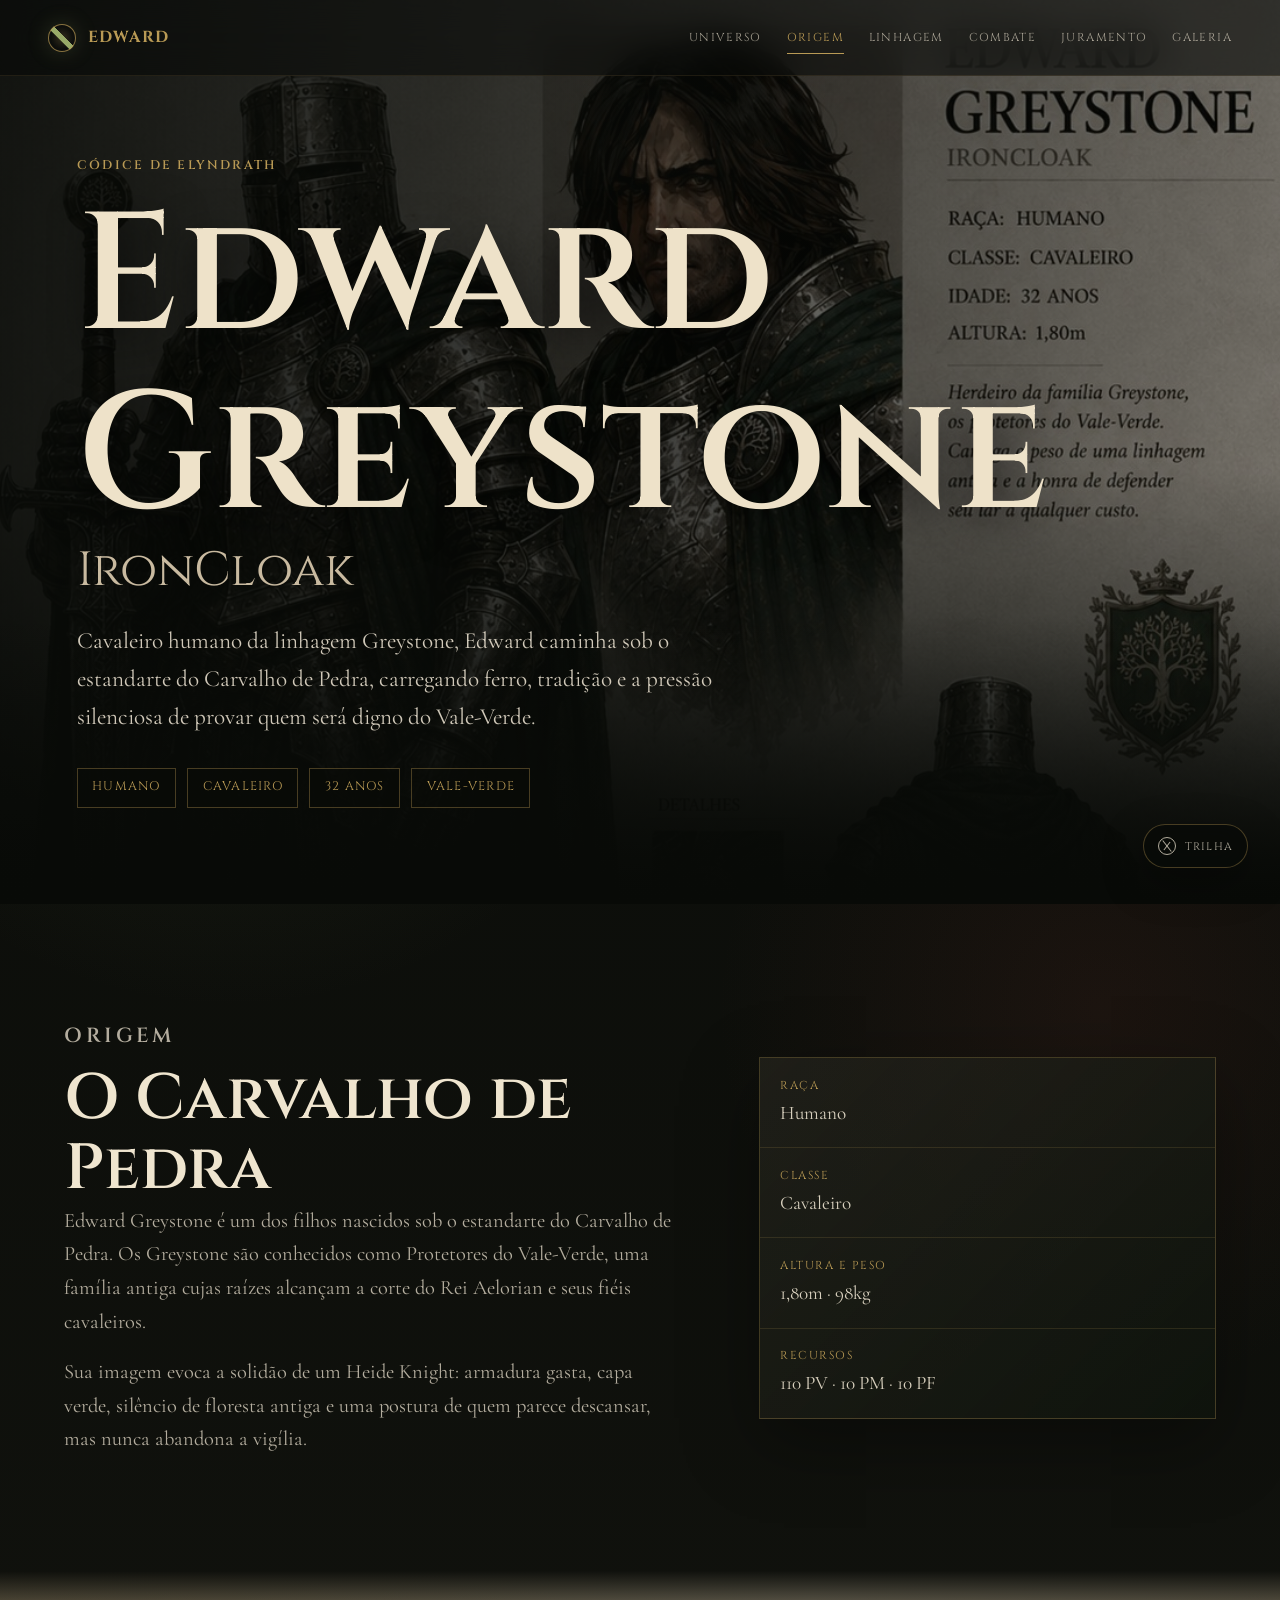
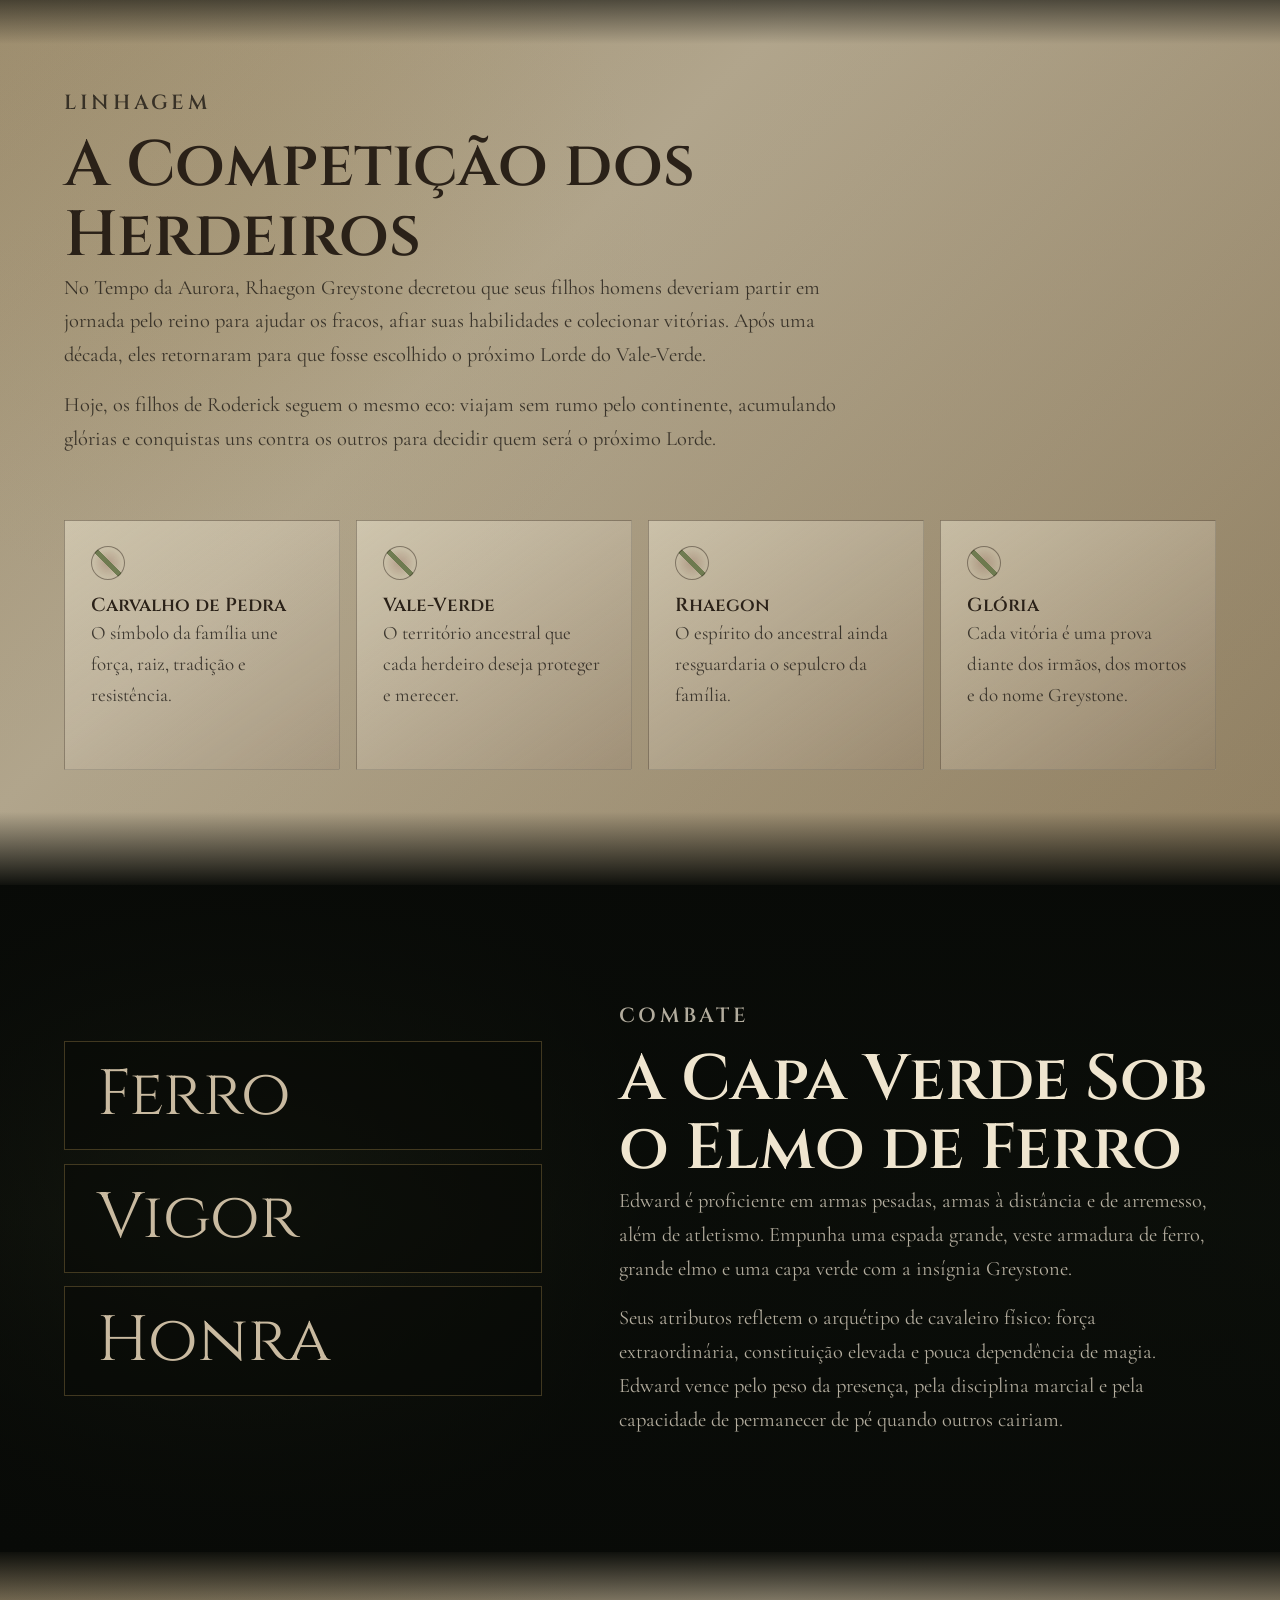
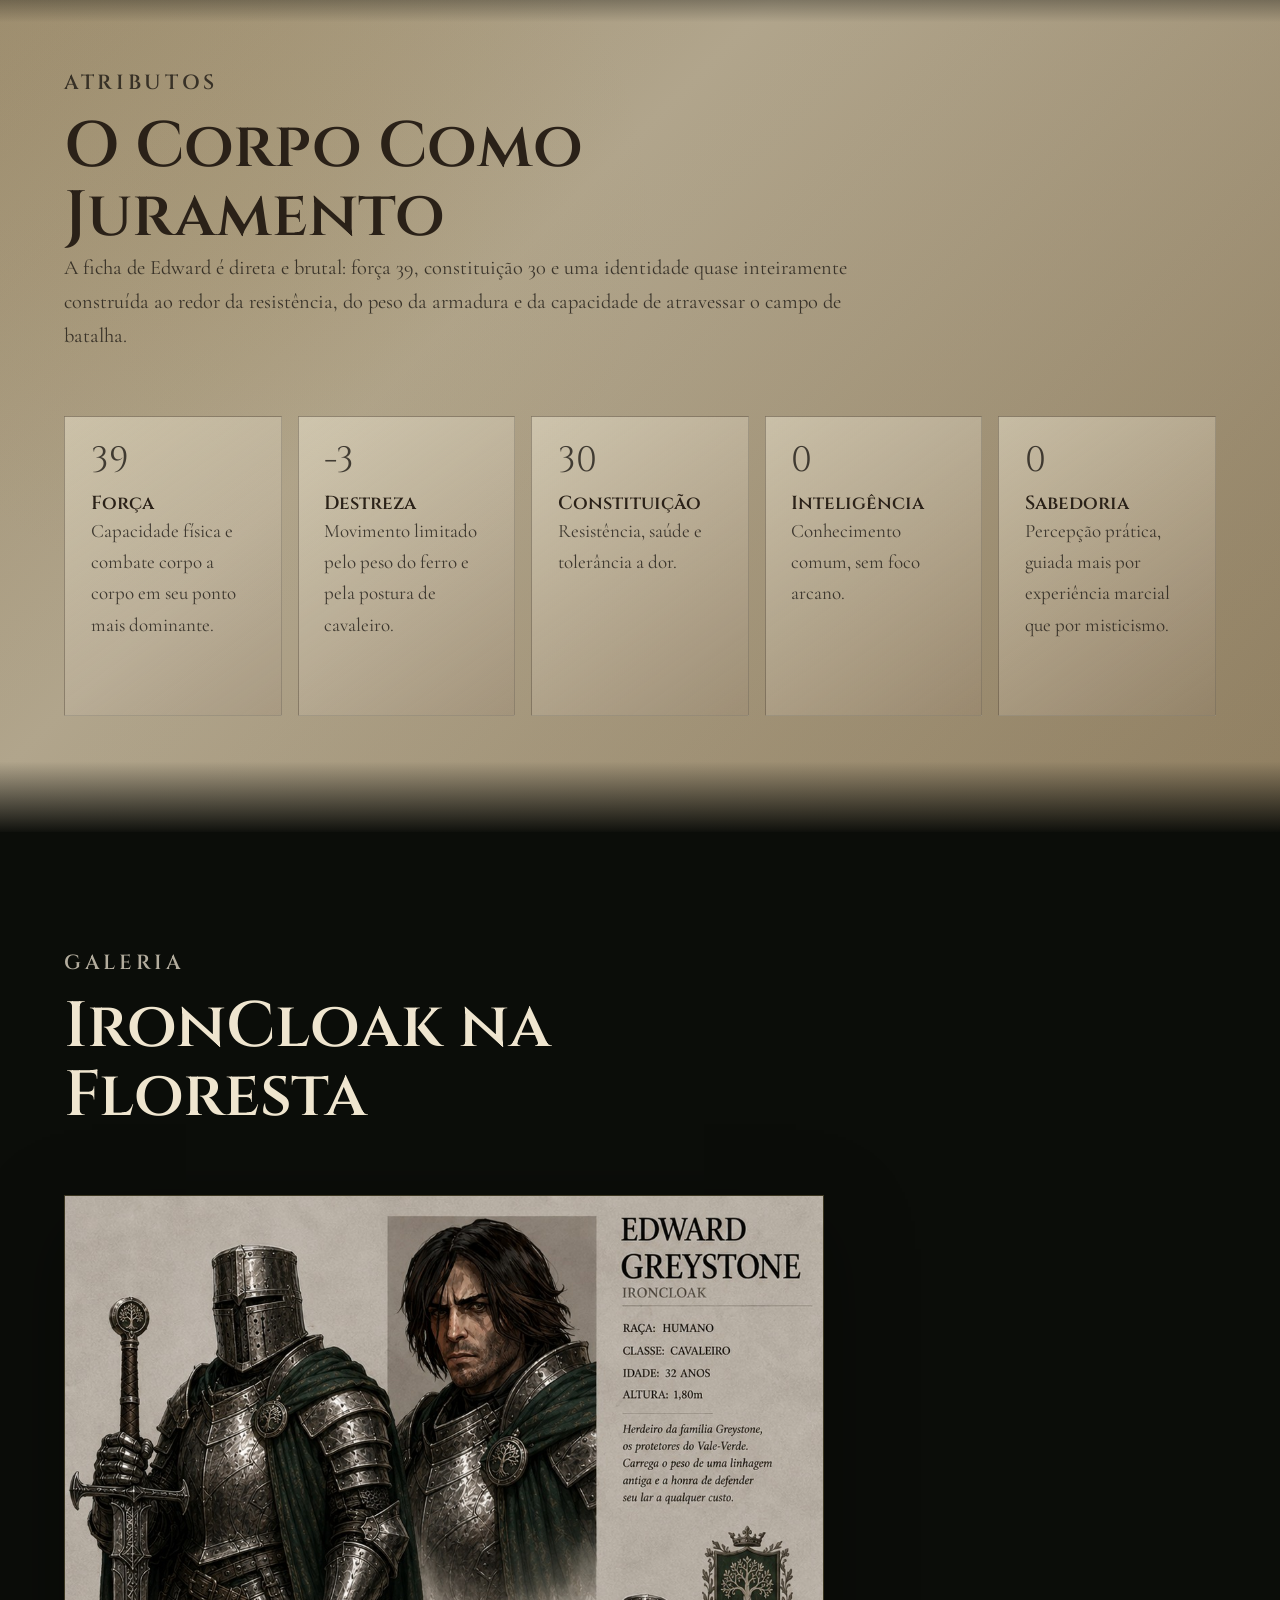
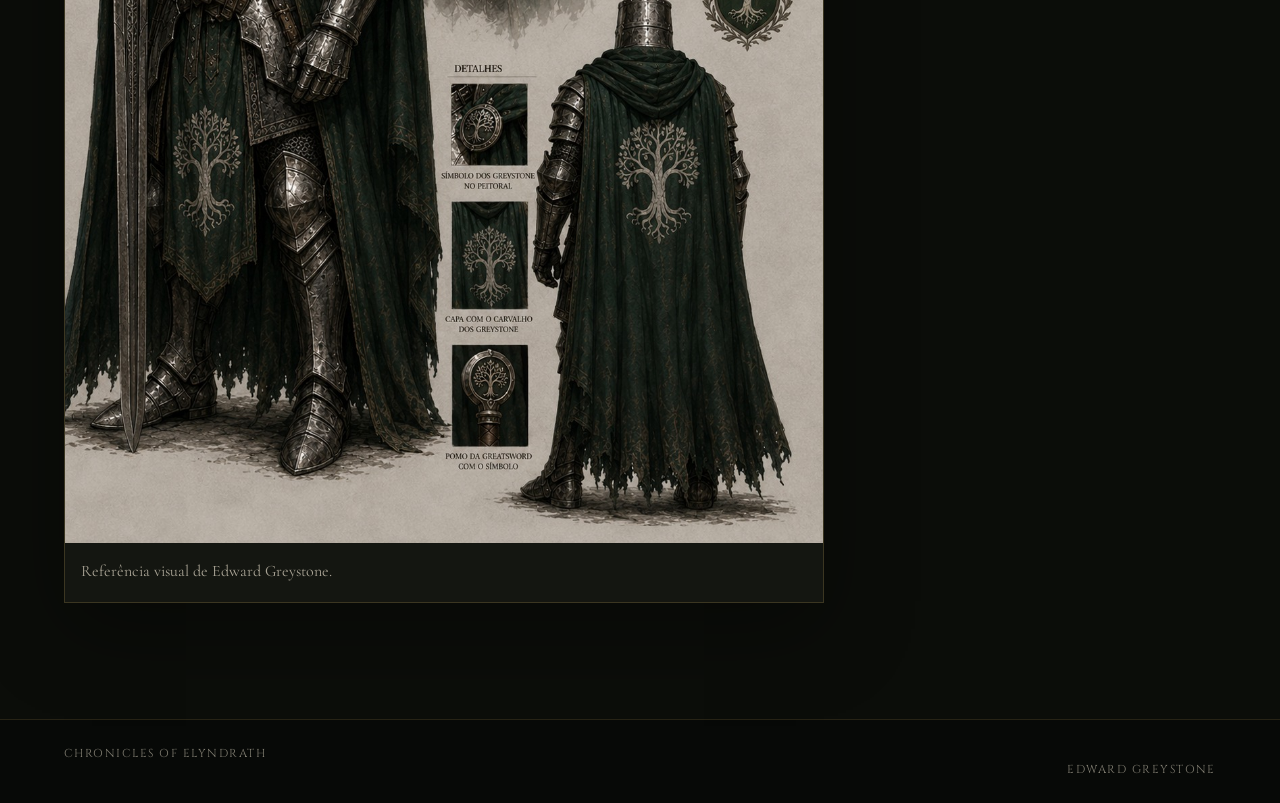
<file: edward-greystone/index.html>
<!doctype html>
<html lang="pt-BR">
  <head>
    <meta charset="utf-8">
    <meta name="viewport" content="width=device-width, initial-scale=1">
    <meta name="description" content="Códice narrativo de Edward Greystone, IronCloak, cavaleiro humano de Elyndrath.">
    <meta name="theme-color" content="#0b0d09">
    <meta property="og:title" content="Edward Greystone - IronCloak">
    <meta property="og:description" content="Códice narrativo de Edward Greystone, cavaleiro da linhagem do Carvalho de Pedra.">
    <meta property="og:type" content="website">
    <meta property="og:image" content="../assets/edward-greystone.jpeg">
    <title>Edward Greystone - IronCloak</title>
    <link rel="icon" href="data:image/svg+xml,%3Csvg xmlns='http://www.w3.org/2000/svg' viewBox='0 0 64 64'%3E%3Crect width='64' height='64' rx='32' fill='%23080a07'/%3E%3Cpath d='M18 46C19 28 30 16 47 14C45 31 34 43 18 46Z' fill='%23b99a55'/%3E%3Cpath d='M21 44L45 17' stroke='%2310160e' stroke-width='5' stroke-linecap='round'/%3E%3C/svg%3E">
    <script>document.documentElement.classList.add("js");</script>
    <link rel="preconnect" href="https://fonts.googleapis.com">
    <link rel="preconnect" href="https://fonts.gstatic.com" crossorigin>
    <link href="https://fonts.googleapis.com/css2?family=Cinzel:wght@500;600;700&family=Cormorant+Garamond:ital,wght@0,400;0,500;0,600;1,500&display=swap" rel="stylesheet">
    <link rel="stylesheet" href="../styles.css">
  </head>
  <body>
    <div class="ambient" aria-hidden="true">
      <div class="mist mist-one"></div>
      <div class="mist mist-two"></div>
      <div class="leaf-field" data-leaf-field></div>
    </div>

    <header class="site-header" data-header>
      <a class="brand" href="../" aria-label="Voltar ao códice de Elyndrath">
        <span class="brand-mark"></span>
        <span>Edward</span>
      </a>
      <nav class="codex-nav" aria-label="Seções do códice">
        <a href="../">Universo</a>
        <a href="#origem">Origem</a>
        <a href="#linhagem">Linhagem</a>
        <a href="#combate">Combate</a>
        <a href="#juramento">Juramento</a>
        <a href="#galeria">Galeria</a>
      </nav>
    </header>

    <main>
      <section class="hero" id="inicio" aria-labelledby="hero-title">
        <div class="hero-backdrop" style="--hero-image: url('../assets/edward-greystone.jpeg')" role="img" aria-label="Edward Greystone, cavaleiro em armadura sentado em uma floresta antiga"></div>
        <div class="hero-shade"></div>
        <div class="hero-content reveal">
          <p class="kicker">Códice de Elyndrath</p>
          <h1 id="hero-title">Edward Greystone</h1>
          <p class="epithet">IronCloak</p>
          <p class="hero-text">
            Cavaleiro humano da linhagem Greystone, Edward caminha sob o estandarte do Carvalho de Pedra, carregando ferro, tradição e a pressão silenciosa de provar quem será digno do Vale-Verde.
          </p>
          <div class="identity-strip" aria-label="Identidade do personagem">
            <span>Humano</span>
            <span>Cavaleiro</span>
            <span>32 anos</span>
            <span>Vale-Verde</span>
          </div>
        </div>
      </section>

      <section class="chapter chapter-intro" id="origem" aria-labelledby="origem-title">
        <div class="chapter-inner two-column">
          <div class="chapter-copy reveal">
            <p class="kicker">Origem</p>
            <h2 id="origem-title">O Carvalho de Pedra</h2>
            <p>
              Edward Greystone é um dos filhos nascidos sob o estandarte do Carvalho de Pedra. Os Greystone são conhecidos como Protetores do Vale-Verde, uma família antiga cujas raízes alcançam a corte do Rei Aelorian e seus fiéis cavaleiros.
            </p>
            <p>
              Sua imagem evoca a solidão de um Heide Knight: armadura gasta, capa verde, silêncio de floresta antiga e uma postura de quem parece descansar, mas nunca abandona a vigília.
            </p>
          </div>
          <aside class="profile-panel reveal" aria-label="Dados de Edward">
            <dl>
              <div>
                <dt>Raça</dt>
                <dd>Humano</dd>
              </div>
              <div>
                <dt>Classe</dt>
                <dd>Cavaleiro</dd>
              </div>
              <div>
                <dt>Altura e peso</dt>
                <dd>1,80m · 98kg</dd>
              </div>
              <div>
                <dt>Recursos</dt>
                <dd>110 PV · 10 PM · 10 PF</dd>
              </div>
            </dl>
          </aside>
        </div>
      </section>

      <section class="chapter parchment" id="linhagem" aria-labelledby="linhagem-title">
        <div class="chapter-inner">
          <div class="section-heading reveal">
            <p class="kicker">Linhagem</p>
            <h2 id="linhagem-title">A Competição dos Herdeiros</h2>
            <p>
              No Tempo da Aurora, Rhaegon Greystone decretou que seus filhos homens deveriam partir em jornada pelo reino para ajudar os fracos, afiar suas habilidades e colecionar vitórias. Após uma década, eles retornaram para que fosse escolhido o próximo Lorde do Vale-Verde.
            </p>
            <p>
              Hoje, os filhos de Roderick seguem o mesmo eco: viajam sem rumo pelo continente, acumulando glórias e conquistas uns contra os outros para decidir quem será o próximo Lorde.
            </p>
          </div>
          <div class="tenets" aria-label="Marcas da linhagem Greystone">
            <article class="tenet reveal">
              <span class="sigil"></span>
              <h3>Carvalho de Pedra</h3>
              <p>O símbolo da família une força, raiz, tradição e resistência.</p>
            </article>
            <article class="tenet reveal">
              <span class="sigil"></span>
              <h3>Vale-Verde</h3>
              <p>O território ancestral que cada herdeiro deseja proteger e merecer.</p>
            </article>
            <article class="tenet reveal">
              <span class="sigil"></span>
              <h3>Rhaegon</h3>
              <p>O espírito do ancestral ainda resguardaria o sepulcro da família.</p>
            </article>
            <article class="tenet reveal">
              <span class="sigil"></span>
              <h3>Glória</h3>
              <p>Cada vitória é uma prova diante dos irmãos, dos mortos e do nome Greystone.</p>
            </article>
          </div>
        </div>
      </section>

      <section class="chapter spellcraft" id="combate" style="--spell-image: url('../assets/edward-greystone.jpeg')" aria-labelledby="combate-title">
        <div class="chapter-inner two-column reversed">
          <div class="spell-words reveal" aria-label="Marcas de combate de Edward">
            <span>Ferro</span>
            <span>Vigor</span>
            <span>Honra</span>
          </div>
          <div class="chapter-copy reveal">
            <p class="kicker">Combate</p>
            <h2 id="combate-title">A Capa Verde Sob o Elmo de Ferro</h2>
            <p>
              Edward é proficiente em armas pesadas, armas à distância e de arremesso, além de atletismo. Empunha uma espada grande, veste armadura de ferro, grande elmo e uma capa verde com a insígnia Greystone.
            </p>
            <p>
              Seus atributos refletem o arquétipo de cavaleiro físico: força extraordinária, constituição elevada e pouca dependência de magia. Edward vence pelo peso da presença, pela disciplina marcial e pela capacidade de permanecer de pé quando outros cairiam.
            </p>
          </div>
        </div>
      </section>

      <section class="chapter parchment" id="juramento" aria-labelledby="juramento-title">
        <div class="chapter-inner">
          <div class="section-heading reveal">
            <p class="kicker">Atributos</p>
            <h2 id="juramento-title">O Corpo Como Juramento</h2>
            <p>
              A ficha de Edward é direta e brutal: força 39, constituição 30 e uma identidade quase inteiramente construída ao redor da resistência, do peso da armadura e da capacidade de atravessar o campo de batalha.
            </p>
          </div>
          <div class="forms-grid">
            <article class="form-card reveal">
              <p class="form-index">39</p>
              <h3>Força</h3>
              <p>Capacidade física e combate corpo a corpo em seu ponto mais dominante.</p>
            </article>
            <article class="form-card reveal">
              <p class="form-index">-3</p>
              <h3>Destreza</h3>
              <p>Movimento limitado pelo peso do ferro e pela postura de cavaleiro.</p>
            </article>
            <article class="form-card reveal">
              <p class="form-index">30</p>
              <h3>Constituição</h3>
              <p>Resistência, saúde e tolerância a dor.</p>
            </article>
            <article class="form-card reveal">
              <p class="form-index">0</p>
              <h3>Inteligência</h3>
              <p>Conhecimento comum, sem foco arcano.</p>
            </article>
            <article class="form-card reveal">
              <p class="form-index">0</p>
              <h3>Sabedoria</h3>
              <p>Percepção prática, guiada mais por experiência marcial que por misticismo.</p>
            </article>
          </div>
        </div>
      </section>

      <section class="chapter gallery-section" id="galeria" aria-labelledby="galeria-title">
        <div class="chapter-inner">
          <div class="section-heading reveal">
            <p class="kicker">Galeria</p>
            <h2 id="galeria-title">IronCloak na Floresta</h2>
          </div>
          <div class="gallery">
            <figure class="gallery-item reveal">
              <img src="../assets/edward-greystone.jpeg" alt="Edward Greystone sentado em armadura com capa verde em uma floresta sombria">
              <figcaption>Referência visual de Edward Greystone.</figcaption>
            </figure>
          </div>
        </div>
      </section>
    </main>

    <footer class="site-footer">
      <p>Chronicles of Elyndrath</p>
      <p>Edward Greystone</p>
    </footer>

    <button class="audio-toggle" type="button" data-audio-toggle aria-pressed="false">
      <span class="audio-rune" aria-hidden="true"></span>
      <span data-audio-label>Trilha</span>
    </button>
    <audio data-background-audio src="../assets/elyndrath-theme.mp3" preload="metadata" loop></audio>
    <script src="../script.js"></script>
  </body>
</html>
</file>
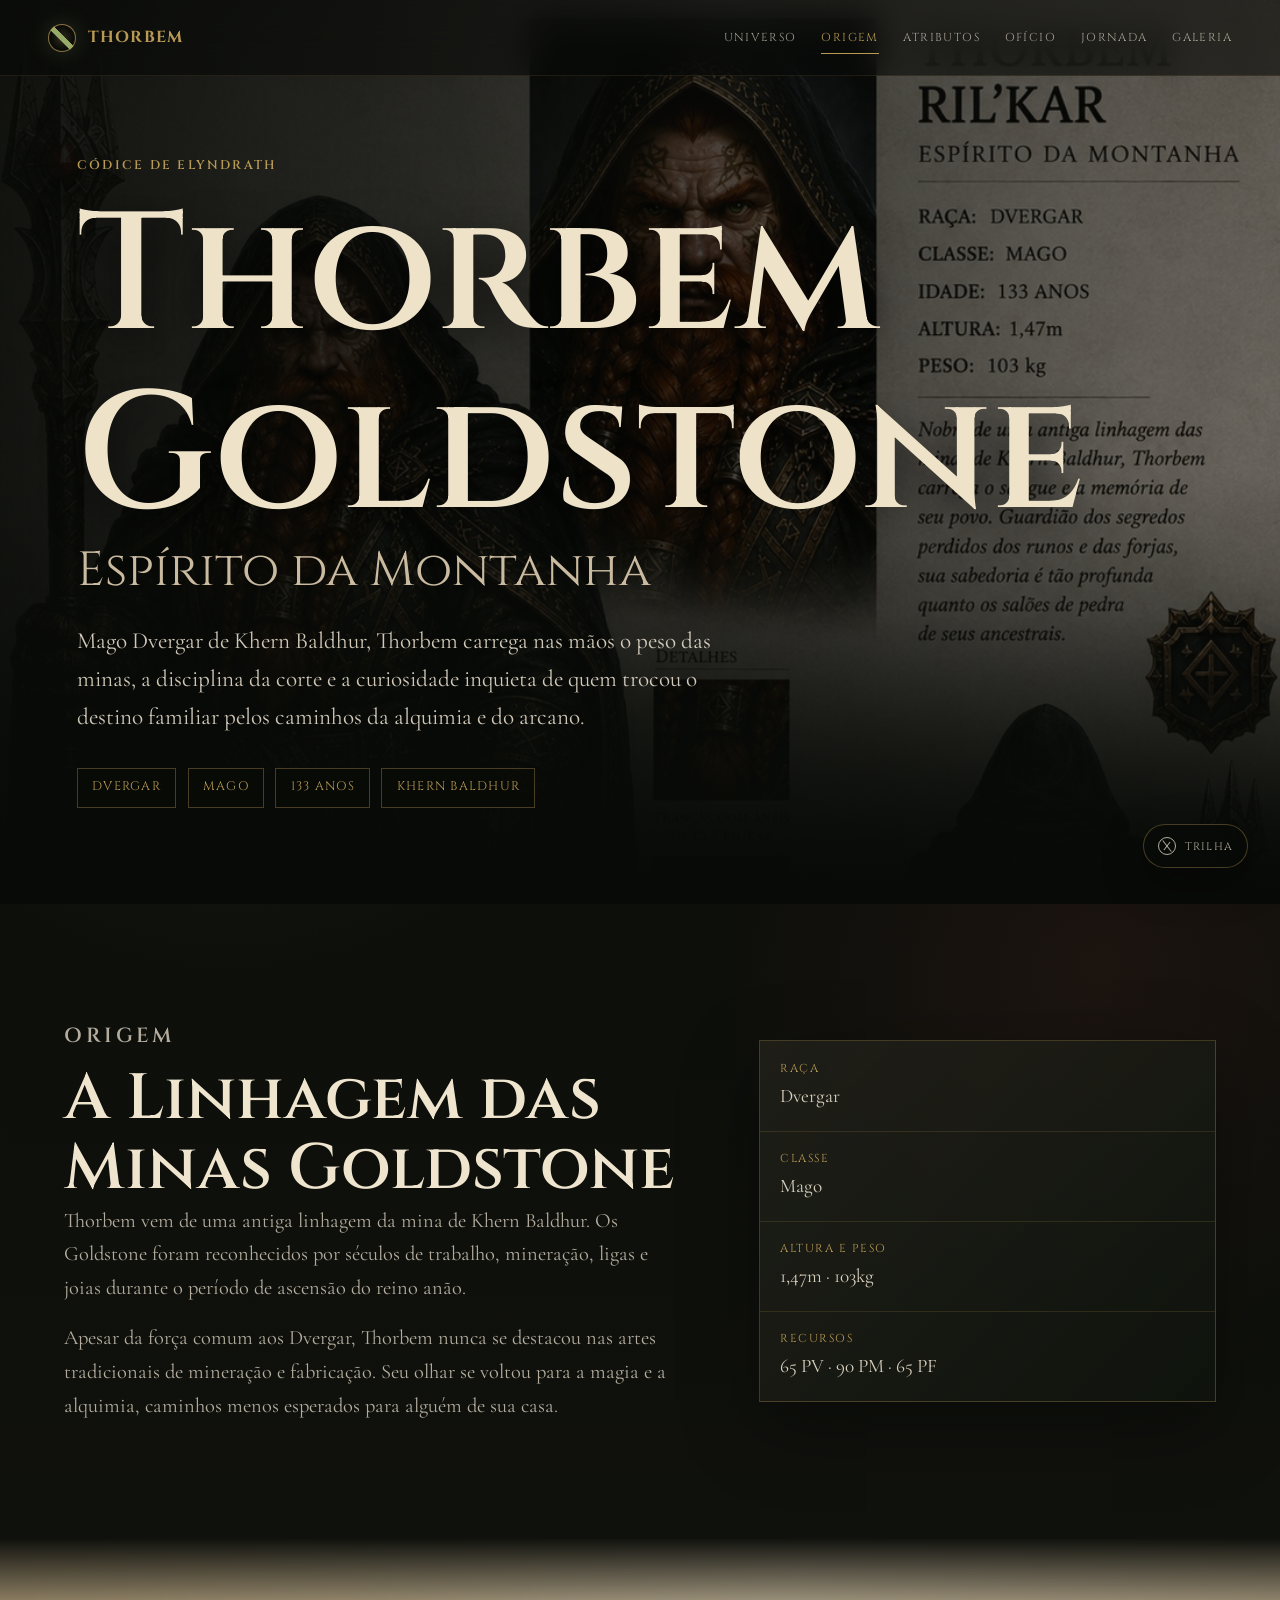
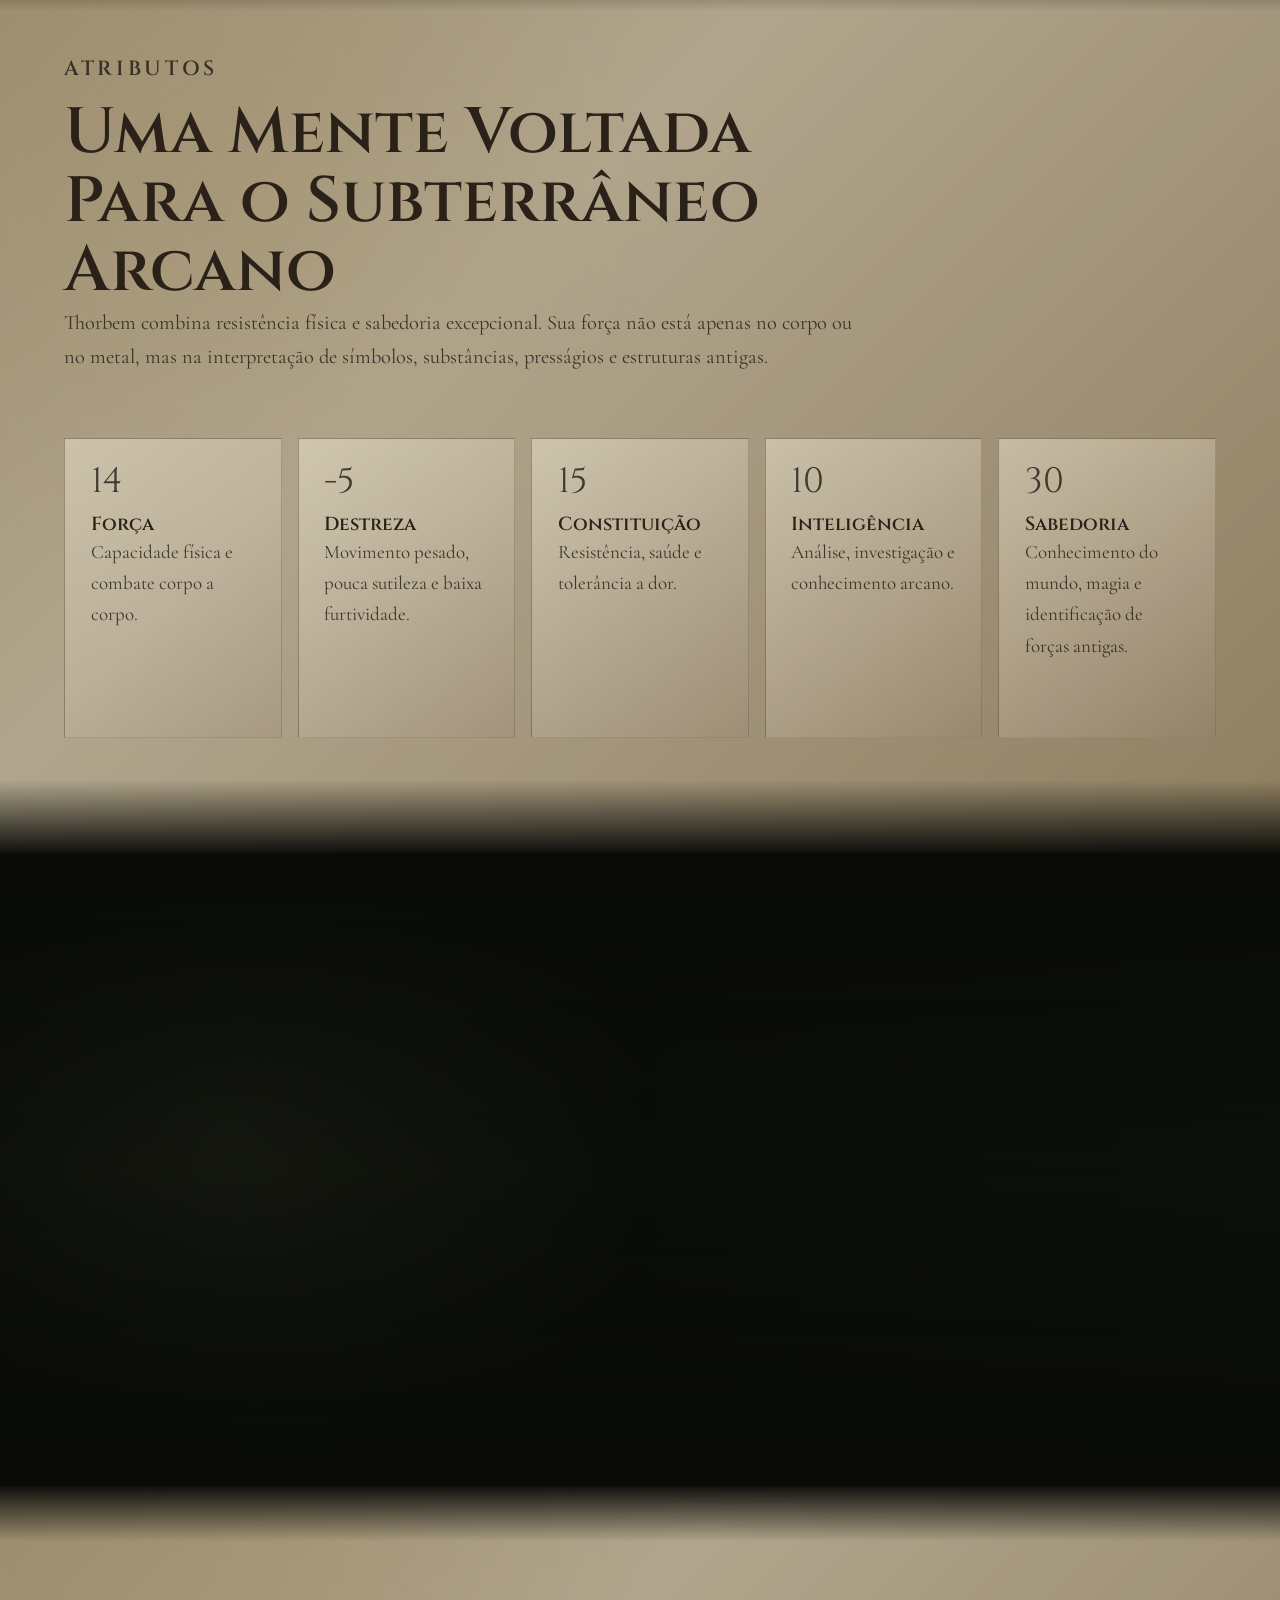
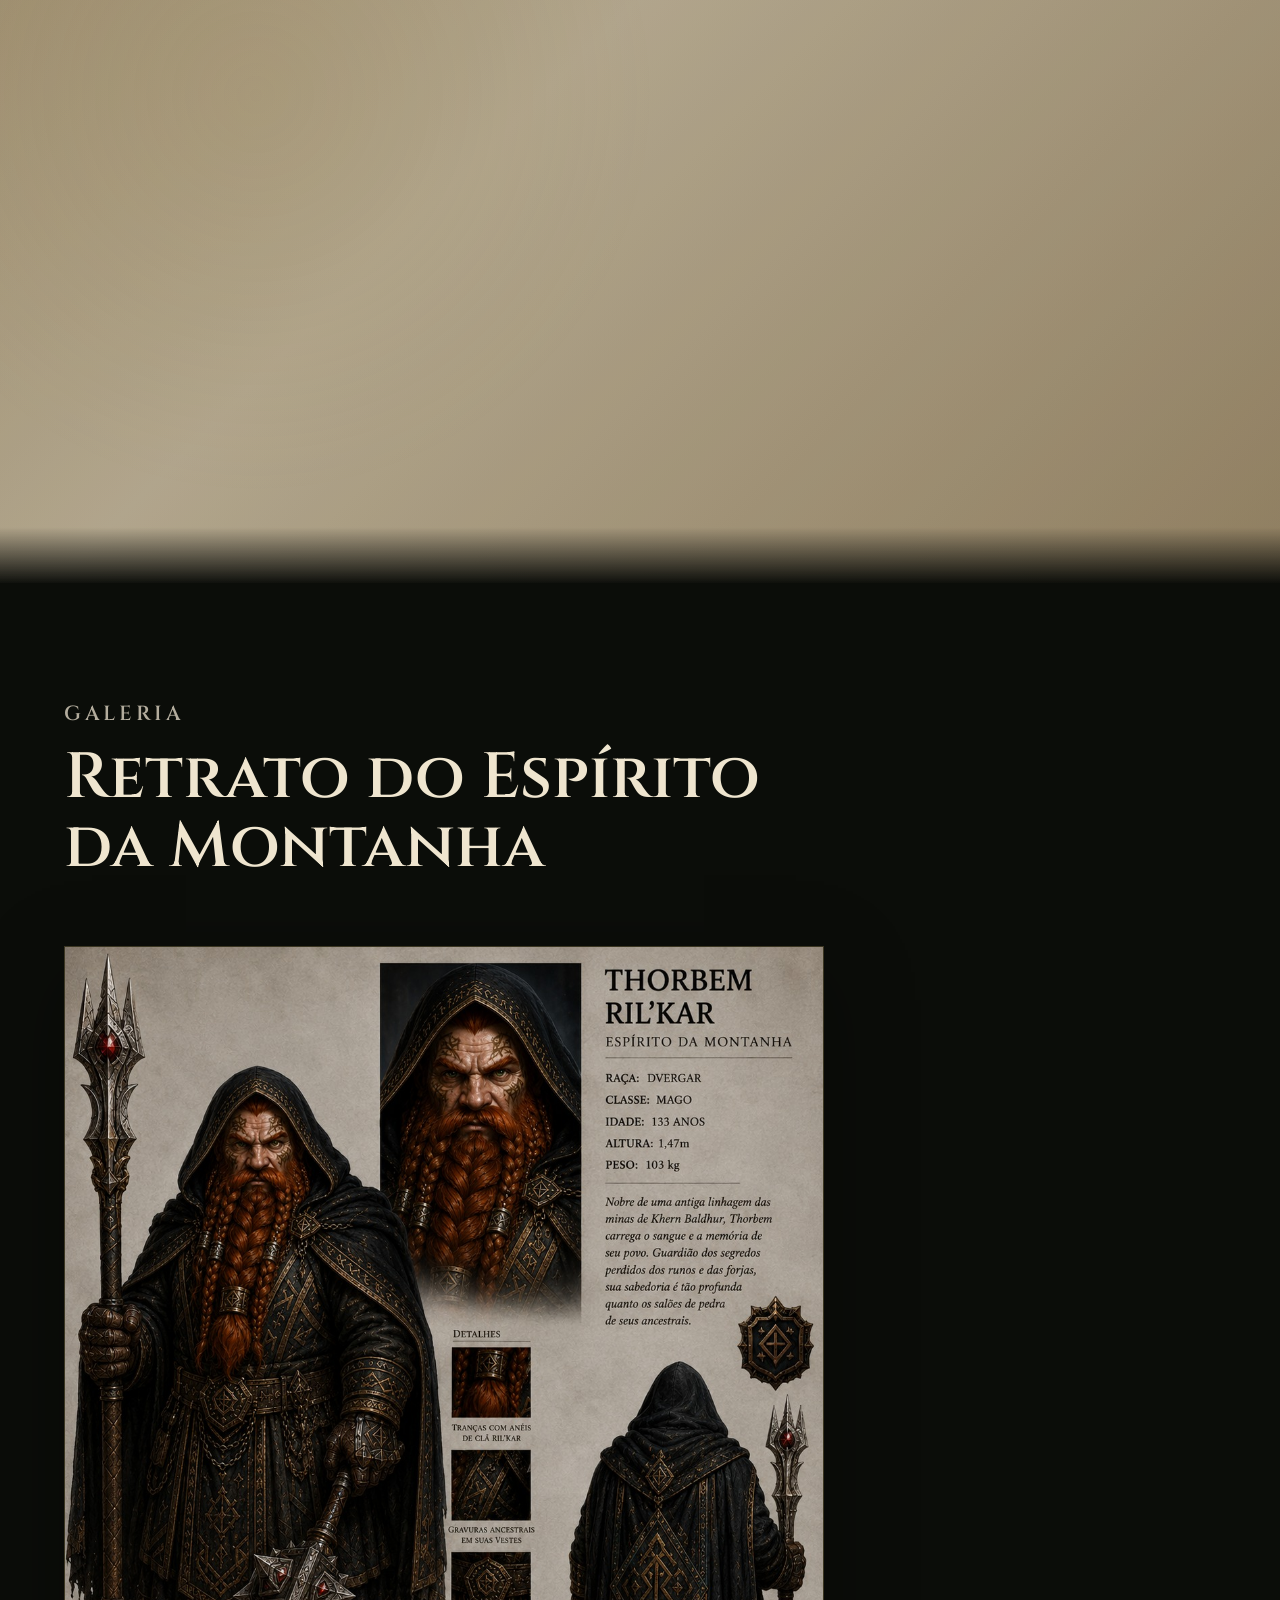
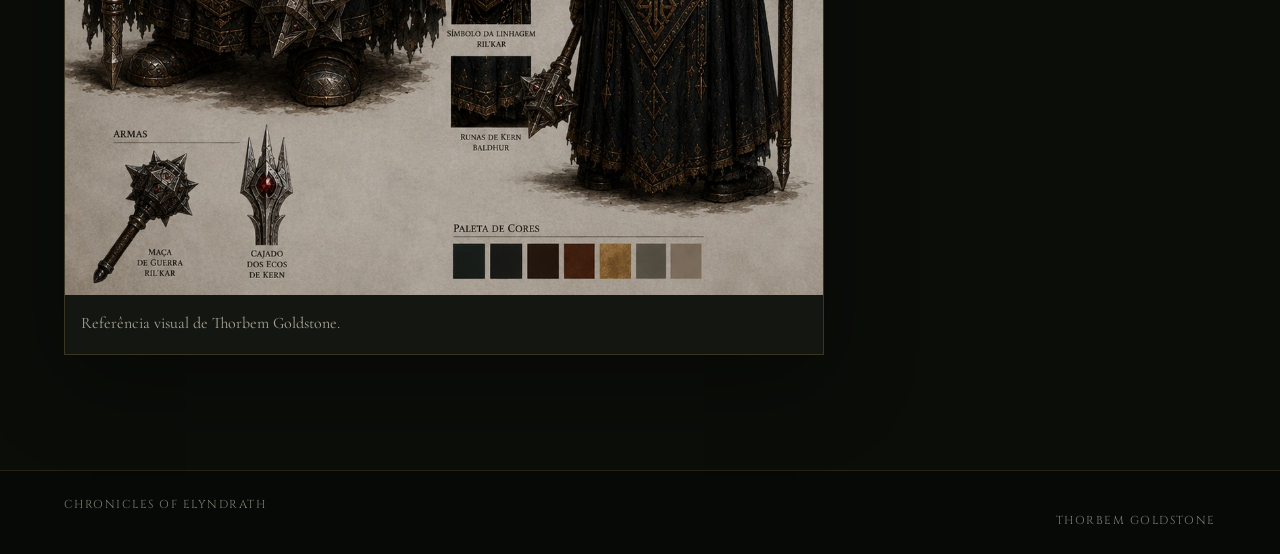
<file: thorbem-goldstone/index.html>
<!doctype html>
<html lang="pt-BR">
  <head>
    <meta charset="utf-8">
    <meta name="viewport" content="width=device-width, initial-scale=1">
    <meta name="description" content="Códice narrativo de Thorbem Goldstone, Espírito da Montanha, mago Dvergar de Elyndrath.">
    <meta name="theme-color" content="#0b0d09">
    <meta property="og:title" content="Thorbem Goldstone - Espírito da Montanha">
    <meta property="og:description" content="Códice narrativo de Thorbem Goldstone, mago e alquimista Dvergar.">
    <meta property="og:type" content="website">
    <meta property="og:image" content="../assets/thorbem-goldstone.jpeg">
    <title>Thorbem Goldstone - Espírito da Montanha</title>
    <link rel="icon" href="data:image/svg+xml,%3Csvg xmlns='http://www.w3.org/2000/svg' viewBox='0 0 64 64'%3E%3Crect width='64' height='64' rx='32' fill='%23080a07'/%3E%3Cpath d='M18 46C19 28 30 16 47 14C45 31 34 43 18 46Z' fill='%23b99a55'/%3E%3Cpath d='M21 44L45 17' stroke='%2310160e' stroke-width='5' stroke-linecap='round'/%3E%3C/svg%3E">
    <script>document.documentElement.classList.add("js");</script>
    <link rel="preconnect" href="https://fonts.googleapis.com">
    <link rel="preconnect" href="https://fonts.gstatic.com" crossorigin>
    <link href="https://fonts.googleapis.com/css2?family=Cinzel:wght@500;600;700&family=Cormorant+Garamond:ital,wght@0,400;0,500;0,600;1,500&display=swap" rel="stylesheet">
    <link rel="stylesheet" href="../styles.css">
  </head>
  <body>
    <div class="ambient" aria-hidden="true">
      <div class="mist mist-one"></div>
      <div class="mist mist-two"></div>
      <div class="leaf-field" data-leaf-field></div>
    </div>

    <header class="site-header" data-header>
      <a class="brand" href="../" aria-label="Voltar ao códice de Elyndrath">
        <span class="brand-mark"></span>
        <span>Thorbem</span>
      </a>
      <nav class="codex-nav" aria-label="Seções do códice">
        <a href="../">Universo</a>
        <a href="#origem">Origem</a>
        <a href="#atributos">Atributos</a>
        <a href="#proficiencias">Ofício</a>
        <a href="#jornada">Jornada</a>
        <a href="#galeria">Galeria</a>
      </nav>
    </header>

    <main>
      <section class="hero" id="inicio" aria-labelledby="hero-title">
        <div class="hero-backdrop" style="--hero-image: url('../assets/thorbem-goldstone.jpeg')" role="img" aria-label="Thorbem Goldstone com capuz, cajado e armadura rúnica"></div>
        <div class="hero-shade"></div>
        <div class="hero-content reveal">
          <p class="kicker">Códice de Elyndrath</p>
          <h1 id="hero-title">Thorbem Goldstone</h1>
          <p class="epithet">Espírito da Montanha</p>
          <p class="hero-text">
            Mago Dvergar de Khern Baldhur, Thorbem carrega nas mãos o peso das minas, a disciplina da corte e a curiosidade inquieta de quem trocou o destino familiar pelos caminhos da alquimia e do arcano.
          </p>
          <div class="identity-strip" aria-label="Identidade do personagem">
            <span>Dvergar</span>
            <span>Mago</span>
            <span>133 anos</span>
            <span>Khern Baldhur</span>
          </div>
        </div>
      </section>

      <section class="chapter chapter-intro" id="origem" aria-labelledby="origem-title">
        <div class="chapter-inner two-column">
          <div class="chapter-copy reveal">
            <p class="kicker">Origem</p>
            <h2 id="origem-title">A Linhagem das Minas Goldstone</h2>
            <p>
              Thorbem vem de uma antiga linhagem da mina de Khern Baldhur. Os Goldstone foram reconhecidos por séculos de trabalho, mineração, ligas e joias durante o período de ascensão do reino anão.
            </p>
            <p>
              Apesar da força comum aos Dvergar, Thorbem nunca se destacou nas artes tradicionais de mineração e fabricação. Seu olhar se voltou para a magia e a alquimia, caminhos menos esperados para alguém de sua casa.
            </p>
          </div>
          <aside class="profile-panel reveal" aria-label="Dados de Thorbem">
            <dl>
              <div>
                <dt>Raça</dt>
                <dd>Dvergar</dd>
              </div>
              <div>
                <dt>Classe</dt>
                <dd>Mago</dd>
              </div>
              <div>
                <dt>Altura e peso</dt>
                <dd>1,47m · 103kg</dd>
              </div>
              <div>
                <dt>Recursos</dt>
                <dd>65 PV · 90 PM · 65 PF</dd>
              </div>
            </dl>
          </aside>
        </div>
      </section>

      <section class="chapter parchment" id="atributos" aria-labelledby="atributos-title">
        <div class="chapter-inner">
          <div class="section-heading reveal">
            <p class="kicker">Atributos</p>
            <h2 id="atributos-title">Uma Mente Voltada Para o Subterrâneo Arcano</h2>
            <p>
              Thorbem combina resistência física e sabedoria excepcional. Sua força não está apenas no corpo ou no metal, mas na interpretação de símbolos, substâncias, presságios e estruturas antigas.
            </p>
          </div>
          <div class="forms-grid">
            <article class="form-card reveal">
              <p class="form-index">14</p>
              <h3>Força</h3>
              <p>Capacidade física e combate corpo a corpo.</p>
            </article>
            <article class="form-card reveal">
              <p class="form-index">-5</p>
              <h3>Destreza</h3>
              <p>Movimento pesado, pouca sutileza e baixa furtividade.</p>
            </article>
            <article class="form-card reveal">
              <p class="form-index">15</p>
              <h3>Constituição</h3>
              <p>Resistência, saúde e tolerância a dor.</p>
            </article>
            <article class="form-card reveal">
              <p class="form-index">10</p>
              <h3>Inteligência</h3>
              <p>Análise, investigação e conhecimento arcano.</p>
            </article>
            <article class="form-card reveal">
              <p class="form-index">30</p>
              <h3>Sabedoria</h3>
              <p>Conhecimento do mundo, magia e identificação de forças antigas.</p>
            </article>
          </div>
        </div>
      </section>

      <section class="chapter spellcraft" id="proficiencias" style="--spell-image: url('../assets/thorbem-goldstone.jpeg')" aria-labelledby="proficiencias-title">
        <div class="chapter-inner two-column reversed">
          <div class="spell-words reveal" aria-label="Ofícios de Thorbem">
            <span>Runas</span>
            <span>Alquimia</span>
            <span>Arcano</span>
          </div>
          <div class="chapter-copy reveal">
            <p class="kicker">Ofício</p>
            <h2 id="proficiencias-title">O Mago Que Veio da Pedra</h2>
            <p>
              Thorbem é proficiente em armas leves, armas à distância e de arremesso, além de alquimia. Carrega maça, cajado, armadura de placas e escudo kite, unindo proteção anã a estudo arcano.
            </p>
            <p>
              Sua magia não nega sua origem: parece nascer de inscrições, metais, minerais, fórmulas e reações. Onde outros veem rocha morta, Thorbem enxerga memória comprimida pelo tempo.
            </p>
          </div>
        </div>
      </section>

      <section class="chapter parchment" id="jornada" aria-labelledby="jornada-title">
        <div class="chapter-inner">
          <div class="section-heading reveal">
            <p class="kicker">Jornada</p>
            <h2 id="jornada-title">De Khern Baldhur a Unarith</h2>
            <p>
              Aos 30 anos, visto como o membro menos produtivo de sua família, Thorbem deixou sua mina natal para desenvolver habilidades próprias. Vagou por cidades, florestas e montanhas até alcançar Uyothalor, lar de Unarith, grande instituição de magia e conhecimento arcano.
            </p>
            <p>
              Depois de mais de 50 anos de dedicação, retornou a Khern Baldhur como mago experiente e respeitado. Foi nomeado conselheiro real, serviu por 30 anos e, há cerca de 6 anos, recebeu permissão para partir em uma segunda odisseia pelo continente.
            </p>
          </div>
        </div>
      </section>

      <section class="chapter gallery-section" id="galeria" aria-labelledby="galeria-title">
        <div class="chapter-inner">
          <div class="section-heading reveal">
            <p class="kicker">Galeria</p>
            <h2 id="galeria-title">Retrato do Espírito da Montanha</h2>
          </div>
          <div class="gallery">
            <figure class="gallery-item reveal">
              <img src="../assets/thorbem-goldstone.jpeg" alt="Retrato de Thorbem Goldstone, mago Dvergar ruivo com capuz e armas rúnicas">
              <figcaption>Referência visual de Thorbem Goldstone.</figcaption>
            </figure>
          </div>
        </div>
      </section>
    </main>

    <footer class="site-footer">
      <p>Chronicles of Elyndrath</p>
      <p>Thorbem Goldstone</p>
    </footer>

    <button class="audio-toggle" type="button" data-audio-toggle aria-pressed="false">
      <span class="audio-rune" aria-hidden="true"></span>
      <span data-audio-label>Trilha</span>
    </button>
    <audio data-background-audio src="../assets/elyndrath-theme.mp3" preload="metadata" loop></audio>
    <script src="../script.js"></script>
  </body>
</html>
</file>
<file: styles.css>
:root {
  --charcoal: #080a07;
  --deep-forest: #10160e;
  --moss: #647447;
  --moss-bright: #98aa68;
  --umber: #3a2718;
  --bark: #5b3b24;
  --old-gold: #b99a55;
  --gold-dim: #836d3d;
  --parchment: #c9baa0;
  --parchment-deep: #a99571;
  --ash: #d8d0be;
  --bloodroot: #6d3027;
  --ink: #16130f;
  --shadow: rgba(0, 0, 0, 0.62);
  --page-width: 1180px;
  --header-height: 76px;
  color-scheme: dark;
}

* {
  box-sizing: border-box;
}

html {
  scroll-behavior: smooth;
  scroll-padding-top: 112px;
  background: var(--charcoal);
}

body {
  margin: 0;
  min-width: 320px;
  color: var(--ash);
  background:
    radial-gradient(circle at 18% 10%, rgba(100, 116, 71, 0.16), transparent 28rem),
    radial-gradient(circle at 86% 18%, rgba(109, 48, 39, 0.15), transparent 24rem),
    linear-gradient(180deg, #090b08 0%, #13140f 42%, #0b0d09 100%);
  font-family: "Cormorant Garamond", Georgia, serif;
  font-size: 19px;
  line-height: 1.65;
  letter-spacing: 0;
  overflow-x: hidden;
}

body::before {
  position: fixed;
  inset: 0;
  z-index: -3;
  pointer-events: none;
  content: "";
  opacity: 0.28;
  background-image:
    linear-gradient(rgba(255, 255, 255, 0.035) 1px, transparent 1px),
    linear-gradient(90deg, rgba(255, 255, 255, 0.02) 1px, transparent 1px);
  background-size: 56px 56px;
  mask-image: linear-gradient(to bottom, rgba(0, 0, 0, 0.8), transparent 82%);
}

img {
  display: block;
  max-width: 100%;
}

a {
  color: inherit;
  text-decoration: none;
}

p,
h1,
h2,
h3 {
  margin: 0;
}

p + p {
  margin-top: 1rem;
}

.ambient {
  position: fixed;
  inset: 0;
  z-index: -2;
  pointer-events: none;
  overflow: hidden;
}

.mist {
  position: absolute;
  left: -15%;
  width: 130%;
  height: 26vh;
  opacity: 0.14;
  filter: blur(24px);
  background:
    linear-gradient(90deg, transparent, rgba(201, 186, 160, 0.18), transparent),
    repeating-linear-gradient(100deg, transparent 0 52px, rgba(152, 170, 104, 0.12) 52px 92px);
  animation: drift 26s linear infinite;
}

.mist-one {
  top: 18vh;
}

.mist-two {
  top: 58vh;
  animation-duration: 34s;
  animation-direction: reverse;
}

.leaf-field {
  position: absolute;
  inset: 0;
}

.leaf {
  position: absolute;
  top: -40px;
  width: 7px;
  height: 14px;
  border-radius: 80% 0 80% 0;
  opacity: 0.38;
  background: var(--parchment-deep);
  transform: rotate(24deg);
  animation: fall var(--fall-duration, 18s) linear var(--fall-delay, 0s) infinite;
}

.site-header {
  position: fixed;
  top: 0;
  right: 0;
  left: 0;
  z-index: 10;
  display: flex;
  align-items: center;
  justify-content: space-between;
  min-height: var(--header-height);
  padding: 0.85rem clamp(1rem, 4vw, 3rem);
  border-bottom: 1px solid rgba(185, 154, 85, 0.12);
  background: rgba(8, 10, 7, 0.58);
  backdrop-filter: blur(18px);
  transition: background 260ms ease, border-color 260ms ease;
}

.site-header.is-scrolled {
  border-color: rgba(185, 154, 85, 0.28);
  background: rgba(8, 10, 7, 0.86);
}

.brand,
.codex-nav {
  display: flex;
  align-items: center;
}

.brand {
  gap: 0.72rem;
  font-family: Cinzel, Georgia, serif;
  font-size: 1rem;
  font-weight: 700;
  color: var(--old-gold);
  letter-spacing: 0.08em;
  text-transform: uppercase;
}

.brand-mark {
  width: 28px;
  height: 28px;
  border: 1px solid rgba(185, 154, 85, 0.72);
  border-radius: 50%;
  background:
    linear-gradient(45deg, transparent 42%, var(--moss-bright) 43% 56%, transparent 57%),
    radial-gradient(circle, rgba(185, 154, 85, 0.22), transparent 62%);
  box-shadow: 0 0 22px rgba(152, 170, 104, 0.22);
}

.codex-nav {
  gap: clamp(0.7rem, 2vw, 1.55rem);
  font-family: Cinzel, Georgia, serif;
  font-size: 0.72rem;
  color: rgba(216, 208, 190, 0.74);
  letter-spacing: 0.12em;
  text-transform: uppercase;
}

.codex-nav a {
  position: relative;
  padding: 0.45rem 0;
}

.codex-nav a::after {
  position: absolute;
  right: 0;
  bottom: 0;
  left: 0;
  height: 1px;
  content: "";
  background: var(--old-gold);
  transform: scaleX(0);
  transform-origin: center;
  transition: transform 220ms ease;
}

.codex-nav a:hover,
.codex-nav a.is-active {
  color: var(--old-gold);
}

.codex-nav a:hover::after,
.codex-nav a.is-active::after {
  transform: scaleX(1);
}

.hero {
  position: relative;
  display: grid;
  align-items: end;
  min-height: 92svh;
  padding: calc(var(--header-height) + 5rem) clamp(1.1rem, 6vw, 6rem) 6rem;
  overflow: hidden;
  isolation: isolate;
}

main section {
  scroll-margin-top: 112px;
}

.hero-backdrop {
  position: absolute;
  inset: 0;
  z-index: -3;
  background-image: var(--hero-image, url("Chronicles_of_Elyndrath_Context_Pack/a_detailed_character_concept_sheet_illustration_sc.png"));
  background-position: center top;
  background-size: cover;
  transform: scale(1.02);
}

.hero-backdrop::after {
  position: absolute;
  inset: 0;
  content: "";
  background:
    linear-gradient(90deg, rgba(8, 10, 7, 0.92) 0%, rgba(8, 10, 7, 0.74) 36%, rgba(8, 10, 7, 0.26) 100%),
    linear-gradient(180deg, rgba(8, 10, 7, 0.24) 0%, rgba(8, 10, 7, 0.18) 52%, rgba(8, 10, 7, 0.98) 100%);
}

.hero-shade {
  position: absolute;
  inset: auto 0 0;
  z-index: -1;
  height: 32%;
  background: linear-gradient(180deg, transparent, var(--charcoal));
}

.hero-content {
  max-width: 710px;
}

.kicker {
  margin-bottom: 0.75rem;
  color: var(--old-gold);
  font-family: Cinzel, Georgia, serif;
  font-size: 0.78rem;
  font-weight: 600;
  letter-spacing: 0.18em;
  text-transform: uppercase;
}

h1,
h2,
h3 {
  font-family: Cinzel, Georgia, serif;
  font-weight: 600;
  line-height: 1.08;
  letter-spacing: 0;
}

h1 {
  color: #eee2c9;
  font-size: clamp(4.5rem, 13vw, 11rem);
  text-shadow: 0 12px 44px rgba(0, 0, 0, 0.72);
}

.epithet {
  margin-top: -0.35rem;
  color: var(--parchment);
  font-family: Cinzel, Georgia, serif;
  font-size: clamp(1.35rem, 3.8vw, 3rem);
  line-height: 1.2;
}

.hero-text {
  max-width: 660px;
  margin-top: 1.35rem;
  color: rgba(241, 232, 214, 0.86);
  font-size: clamp(1.2rem, 2vw, 1.45rem);
}

.identity-strip {
  display: flex;
  flex-wrap: wrap;
  gap: 0.7rem;
  margin-top: 2rem;
}

.identity-strip span {
  min-height: 40px;
  padding: 0.45rem 0.9rem;
  border: 1px solid rgba(185, 154, 85, 0.36);
  background: rgba(8, 10, 7, 0.52);
  color: var(--old-gold);
  font-family: Cinzel, Georgia, serif;
  font-size: 0.78rem;
  letter-spacing: 0.1em;
  text-transform: uppercase;
}

.chapter {
  position: relative;
  padding: clamp(4.5rem, 9vw, 8rem) clamp(1.1rem, 5vw, 4rem);
}

.chapter-inner {
  width: min(100%, var(--page-width));
  margin: 0 auto;
}

.two-column {
  display: grid;
  grid-template-columns: minmax(0, 1.15fr) minmax(290px, 0.85fr);
  gap: clamp(2rem, 6vw, 5rem);
  align-items: center;
}

.two-column.reversed {
  grid-template-columns: minmax(290px, 0.8fr) minmax(0, 1fr);
}

.chapter h2,
.awakening h2,
.quote-band h2 {
  color: #efe5cf;
  font-size: clamp(2rem, 5vw, 4.25rem);
}

.chapter-copy p,
.section-heading p,
.awakening-copy p,
.quiet-note {
  color: rgba(216, 208, 190, 0.82);
  font-size: clamp(1.08rem, 1.7vw, 1.28rem);
}

.profile-panel {
  border: 1px solid rgba(185, 154, 85, 0.28);
  background:
    linear-gradient(135deg, rgba(201, 186, 160, 0.1), rgba(16, 22, 14, 0.74)),
    rgba(8, 10, 7, 0.56);
  box-shadow: 0 24px 70px rgba(0, 0, 0, 0.34);
}

.profile-panel dl {
  display: grid;
  gap: 0;
  margin: 0;
}

.profile-panel div {
  display: grid;
  gap: 0.2rem;
  padding: 1.1rem 1.25rem;
  border-bottom: 1px solid rgba(185, 154, 85, 0.16);
}

.profile-panel div:last-child {
  border-bottom: 0;
}

.profile-panel dt {
  color: var(--old-gold);
  font-family: Cinzel, Georgia, serif;
  font-size: 0.72rem;
  letter-spacing: 0.13em;
  text-transform: uppercase;
}

.profile-panel dd {
  margin: 0;
  color: var(--ash);
  font-size: 1.2rem;
}

.parchment {
  color: var(--ink);
  background:
    linear-gradient(180deg, rgba(8, 10, 7, 0.96), rgba(8, 10, 7, 0.18) 8%, rgba(8, 10, 7, 0.18) 92%, rgba(8, 10, 7, 0.96)),
    radial-gradient(circle at 20% 30%, rgba(185, 154, 85, 0.12), transparent 25rem),
    linear-gradient(135deg, #bda984, #d6c7a9 38%, #ad9874);
}

.parchment .kicker,
.parchment h2,
.parchment h3 {
  color: #2a2118;
}

.parchment .section-heading p,
.parchment .tenet p,
.parchment .form-card p,
.parchment .quiet-note {
  color: rgba(22, 19, 15, 0.76);
}

.section-heading {
  max-width: 800px;
  margin-bottom: clamp(2rem, 5vw, 4rem);
}

.tenets,
.forms-grid {
  display: grid;
  grid-template-columns: repeat(4, minmax(0, 1fr));
  gap: 1rem;
}

.tenet,
.form-card {
  min-height: 250px;
  padding: clamp(1.1rem, 2.3vw, 1.6rem);
  border: 1px solid rgba(42, 33, 24, 0.26);
  background:
    linear-gradient(145deg, rgba(255, 249, 227, 0.35), rgba(93, 59, 36, 0.12)),
    rgba(255, 255, 255, 0.08);
}

.tenet h3,
.form-card h3 {
  margin-top: 1rem;
  font-size: 1.18rem;
}

.sigil {
  display: block;
  width: 34px;
  height: 34px;
  border: 1px solid rgba(42, 33, 24, 0.45);
  border-radius: 50%;
  background:
    linear-gradient(45deg, transparent 44%, rgba(100, 116, 71, 0.88) 45% 55%, transparent 56%),
    radial-gradient(circle, rgba(109, 48, 39, 0.22), transparent 62%);
}

.spellcraft {
  overflow: hidden;
  background:
    linear-gradient(90deg, rgba(8, 10, 7, 0.94), rgba(16, 22, 14, 0.8)),
    var(--spell-image, url("Chronicles_of_Elyndrath_Context_Pack/a_dark_fantasy_concept_art_character_sheet_illus.png")) center / cover fixed;
}

.spellcraft::before {
  position: absolute;
  inset: 0;
  content: "";
  background:
    linear-gradient(180deg, rgba(8, 10, 7, 0.96), rgba(8, 10, 7, 0.58), rgba(8, 10, 7, 0.96)),
    radial-gradient(circle at 18% 45%, rgba(152, 170, 104, 0.2), transparent 26rem);
}

.spellcraft .chapter-inner {
  position: relative;
  z-index: 1;
}

.spell-words {
  display: grid;
  gap: 0.85rem;
}

.spell-words span {
  display: block;
  padding: 1.15rem clamp(1rem, 3vw, 2rem);
  border: 1px solid rgba(185, 154, 85, 0.32);
  background: rgba(8, 10, 7, 0.56);
  color: var(--parchment);
  font-family: Cinzel, Georgia, serif;
  font-size: clamp(1.8rem, 5vw, 4.2rem);
  line-height: 1.1;
}

.forms-grid {
  grid-template-columns: repeat(5, minmax(0, 1fr));
}

.forms-grid:has(.form-card:nth-child(6)) {
  grid-template-columns: repeat(3, minmax(0, 1fr));
}

.realm-grid,
.party-grid {
  display: grid;
  gap: 1rem;
}

.realm-grid {
  grid-template-columns: repeat(3, minmax(0, 1fr));
}

.party-grid {
  grid-template-columns: repeat(3, minmax(0, 1fr));
}

.character-card {
  display: grid;
  min-height: 100%;
  border: 1px solid rgba(185, 154, 85, 0.24);
  background: rgba(201, 186, 160, 0.05);
  box-shadow: 0 26px 80px rgba(0, 0, 0, 0.34);
  transition: border-color 220ms ease, transform 220ms ease, background 220ms ease;
}

.character-card:hover {
  border-color: rgba(185, 154, 85, 0.58);
  background: rgba(201, 186, 160, 0.08);
  transform: translateY(-4px);
}

.character-card img {
  width: 100%;
  aspect-ratio: 4 / 3;
  object-fit: cover;
  object-position: center;
}

.character-card .kicker,
.character-card h3,
.character-card p {
  margin-right: 1.1rem;
  margin-left: 1.1rem;
}

.character-card .kicker {
  margin-top: 1rem;
  margin-bottom: 0.35rem;
}

.character-card h3 {
  color: var(--parchment);
  font-size: clamp(1.35rem, 2.8vw, 2.1rem);
}

.character-card p {
  margin-top: 0.65rem;
  margin-bottom: 1.25rem;
  color: rgba(216, 208, 190, 0.76);
  font-size: 1.05rem;
}

.form-card {
  min-height: 300px;
}

.form-index {
  color: rgba(42, 33, 24, 0.48);
  font-family: Cinzel, Georgia, serif;
  font-size: 2.2rem;
  line-height: 1;
}

.form-symbol {
  margin-top: 0.8rem;
  color: #4b331f;
  font-weight: 600;
}

.quiet-note {
  width: min(100%, 760px);
  margin: 2rem auto 0;
  text-align: center;
  font-style: italic;
}

.awakening {
  position: relative;
  display: grid;
  grid-template-columns: minmax(0, 0.9fr) minmax(0, 1fr);
  min-height: 780px;
  background: #070907;
}

.awakening-image {
  min-height: 560px;
  background:
    linear-gradient(90deg, rgba(8, 10, 7, 0.12), rgba(8, 10, 7, 0.86)),
    url("Chronicles_of_Elyndrath_Context_Pack/a_dark_fantasy_concept_art_character_sheet_illus.png") center / cover;
}

.awakening-copy {
  align-self: center;
  max-width: 720px;
  padding: clamp(3rem, 7vw, 7rem) clamp(1.3rem, 6vw, 5rem);
}

.cost {
  margin-top: 2rem;
  padding-left: 1.25rem;
  border-left: 2px solid var(--bloodroot);
}

.cost h3 {
  margin-bottom: 0.55rem;
  color: var(--old-gold);
  font-size: 1.1rem;
  text-transform: uppercase;
}

.quote-band {
  background:
    linear-gradient(180deg, rgba(8, 10, 7, 0.92), rgba(16, 22, 14, 0.9)),
    radial-gradient(circle at 50% 50%, rgba(185, 154, 85, 0.13), transparent 24rem);
  text-align: center;
}

.quote-band h2 {
  width: min(100%, 980px);
  margin: 0 auto;
  color: var(--parchment);
  font-family: "Cormorant Garamond", Georgia, serif;
  font-style: italic;
  font-weight: 500;
}

.gallery-section {
  background: #0b0d09;
}

.gallery {
  display: grid;
  grid-template-columns: minmax(0, 0.9fr) minmax(0, 1.1fr);
  gap: clamp(1rem, 3vw, 2rem);
  align-items: start;
}

.gallery:has(.gallery-item:only-child) {
  grid-template-columns: minmax(0, 760px);
}

.gallery-item {
  margin: 0;
  border: 1px solid rgba(185, 154, 85, 0.24);
  background: rgba(201, 186, 160, 0.05);
  box-shadow: 0 26px 80px rgba(0, 0, 0, 0.34);
}

.gallery-item img {
  width: 100%;
  aspect-ratio: 4 / 5;
  object-fit: cover;
}

.gallery-item:nth-child(2) img {
  aspect-ratio: 5 / 4;
}

.gallery-item figcaption {
  padding: 0.95rem 1rem 1.1rem;
  color: rgba(216, 208, 190, 0.76);
  font-size: 1rem;
}

.site-footer {
  display: flex;
  flex-wrap: wrap;
  gap: 0.5rem 1rem;
  justify-content: space-between;
  padding: 1.5rem clamp(1.1rem, 5vw, 4rem);
  border-top: 1px solid rgba(185, 154, 85, 0.18);
  color: rgba(216, 208, 190, 0.58);
  background: #070907;
  font-family: Cinzel, Georgia, serif;
  font-size: 0.72rem;
  letter-spacing: 0.13em;
  text-transform: uppercase;
}

.audio-toggle {
  position: fixed;
  right: clamp(1rem, 3vw, 2rem);
  bottom: clamp(1rem, 3vw, 2rem);
  z-index: 20;
  display: inline-flex;
  align-items: center;
  gap: 0.55rem;
  min-height: 44px;
  padding: 0.55rem 0.85rem;
  border: 1px solid rgba(185, 154, 85, 0.36);
  border-radius: 999px;
  color: rgba(216, 208, 190, 0.82);
  background: rgba(8, 10, 7, 0.72);
  box-shadow: 0 14px 42px rgba(0, 0, 0, 0.34);
  backdrop-filter: blur(16px);
  cursor: pointer;
  font-family: Cinzel, Georgia, serif;
  font-size: 0.68rem;
  letter-spacing: 0.12em;
  text-transform: uppercase;
  transition: border-color 220ms ease, color 220ms ease, background 220ms ease, transform 220ms ease;
}

.audio-toggle:hover,
.audio-toggle:focus-visible,
.audio-toggle.is-playing {
  border-color: rgba(185, 154, 85, 0.72);
  color: var(--old-gold);
  background: rgba(8, 10, 7, 0.88);
}

.audio-toggle:focus-visible {
  outline: 2px solid rgba(185, 154, 85, 0.7);
  outline-offset: 3px;
}

.audio-toggle:hover {
  transform: translateY(-2px);
}

.audio-rune {
  position: relative;
  width: 18px;
  height: 18px;
  border: 1px solid currentColor;
  border-radius: 50%;
}

.audio-rune::before,
.audio-rune::after {
  position: absolute;
  top: 50%;
  left: 50%;
  width: 1px;
  height: 14px;
  content: "";
  background: currentColor;
  transform: translate(-50%, -50%) rotate(-38deg);
}

.audio-rune::after {
  height: 10px;
  transform: translate(-50%, -50%) rotate(38deg);
}

.js .reveal {
  opacity: 0;
  transform: translateY(22px);
  transition: opacity 700ms ease, transform 700ms ease;
}

.js .reveal.is-visible {
  opacity: 1;
  transform: translateY(0);
}

@keyframes drift {
  from {
    transform: translateX(-8%);
  }

  to {
    transform: translateX(8%);
  }
}

@keyframes fall {
  from {
    transform: translate3d(0, -40px, 0) rotate(0deg);
  }

  to {
    transform: translate3d(var(--fall-drift, 70px), 110vh, 0) rotate(340deg);
  }
}

@media (max-width: 980px) {
  :root {
    --header-height: 68px;
  }

  body {
    font-size: 18px;
  }

  html {
    scroll-padding-top: 128px;
  }

  main section {
    scroll-margin-top: 128px;
  }

  .site-header {
    align-items: flex-start;
    flex-direction: column;
    gap: 0.55rem;
  }

  .codex-nav {
    width: 100%;
    gap: 0.95rem;
    overflow-x: auto;
    padding-bottom: 0.2rem;
    scrollbar-width: none;
  }

  .codex-nav::-webkit-scrollbar {
    display: none;
  }

  .hero {
    min-height: 90svh;
    padding-top: 9rem;
  }

  .hero-backdrop {
    background-position: 45% top;
  }

  .two-column,
  .two-column.reversed,
  .awakening,
  .gallery {
    grid-template-columns: 1fr;
  }

  .tenets,
  .forms-grid,
  .realm-grid,
  .party-grid {
    grid-template-columns: repeat(2, minmax(0, 1fr));
  }

  .awakening-image {
    min-height: 460px;
  }

  .awakening-copy {
    max-width: none;
  }
}

@media (max-width: 640px) {
  body {
    font-size: 17px;
  }

  .brand {
    font-size: 0.9rem;
  }

  .codex-nav {
    font-size: 0.68rem;
  }

  .hero {
    min-height: 88svh;
    padding-bottom: 4rem;
  }

  .hero-backdrop {
    background-position: 42% top;
  }

  .hero-backdrop::after {
    background:
      linear-gradient(90deg, rgba(8, 10, 7, 0.88), rgba(8, 10, 7, 0.58)),
      linear-gradient(180deg, rgba(8, 10, 7, 0.18), rgba(8, 10, 7, 0.96));
  }

  .identity-strip span {
    width: calc(50% - 0.35rem);
    text-align: center;
  }

  .chapter {
    padding-block: 4.25rem;
  }

  .tenets,
  .forms-grid,
  .realm-grid,
  .party-grid {
    grid-template-columns: 1fr;
  }

  .tenet,
  .form-card {
    min-height: auto;
  }

  .spellcraft {
    background-attachment: scroll;
  }

  .awakening-image {
    min-height: 390px;
  }

  .site-footer {
    display: block;
  }

  .audio-toggle {
    right: 0.85rem;
    bottom: 0.85rem;
    min-height: 40px;
    padding: 0.5rem 0.72rem;
    font-size: 0.62rem;
  }
}

@media (prefers-reduced-motion: reduce) {
  html {
    scroll-behavior: auto;
  }

  *,
  *::before,
  *::after {
    animation-duration: 0.001ms !important;
    animation-iteration-count: 1 !important;
    transition-duration: 0.001ms !important;
  }
}
</file>
